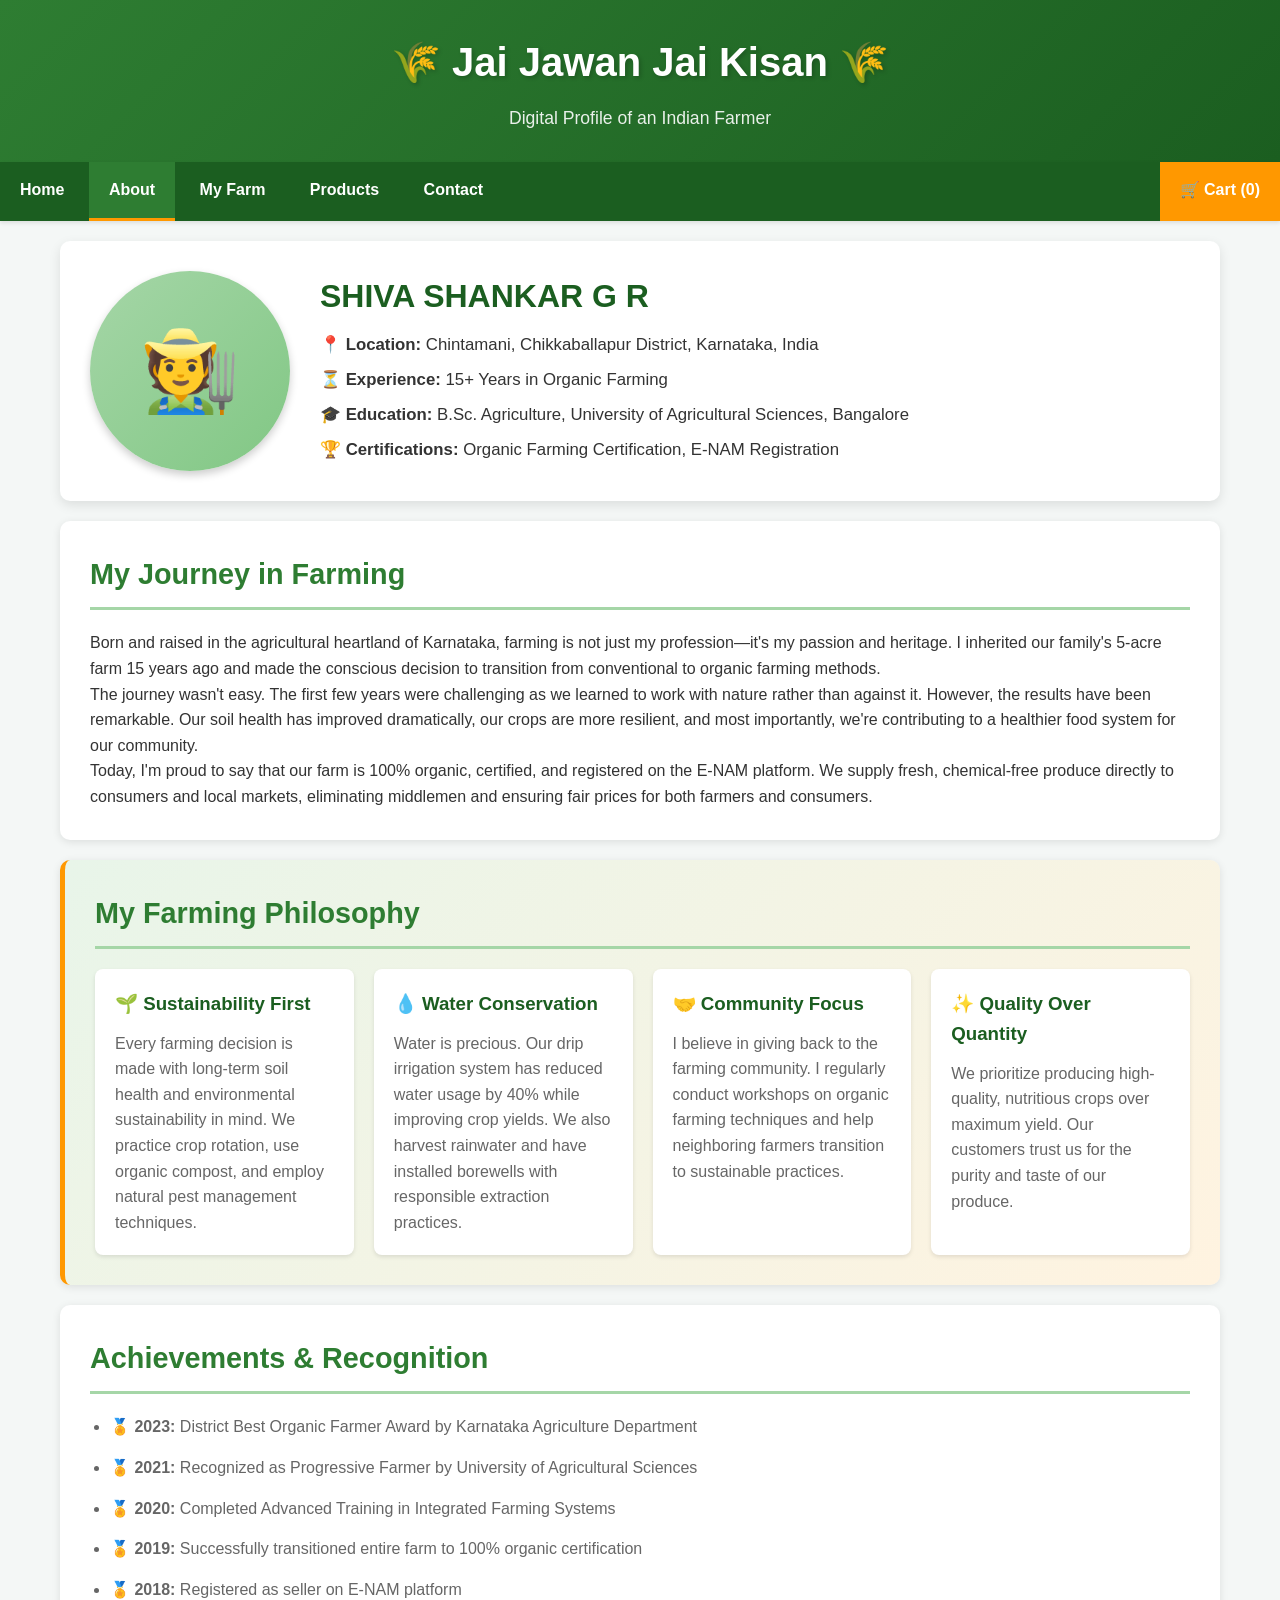
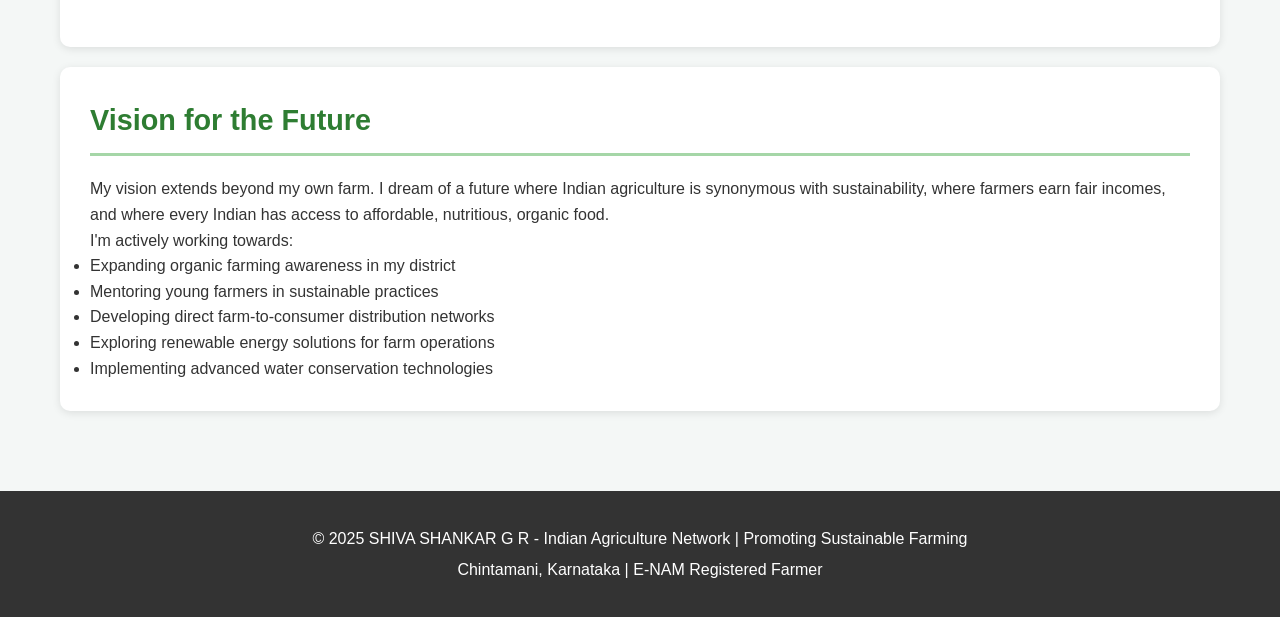
<file: about.html>
<!DOCTYPE html>
<html lang="en">
<head>
    <meta charset="UTF-8">
    <meta name="viewport" content="width=device-width, initial-scale=1.0">
    <title>About - SHIVA SHANKAR G R</title>
    <link rel="stylesheet" href="styles.css">
</head>
<body>

    <header>
        <h1>🌾 Jai Jawan Jai Kisan 🌾</h1>
        <p>Digital Profile of an Indian Farmer</p>
    </header>

    <nav>
        <a href="index.html">Home</a>
        <a href="about.html" class="active">About</a>
        <a href="farm.html">My Farm</a>
        <a href="products.html">Products</a>
        <a href="contact.html">Contact</a>
        <a href="cart.html" class="cart-link">🛒 Cart (<span id="cart-count">0</span>)</a>
    </nav>

    <div class="container">
        
        <!-- About Profile -->
        <div class="profile-card">
            <div class="profile-img large">🧑‍🌾</div>
            <div class="info">
                <h1>SHIVA SHANKAR G R</h1>
                <p><strong>📍 Location:</strong> Chintamani, Chikkaballapur District, Karnataka, India</p>
                <p><strong>⏳ Experience:</strong> 15+ Years in Organic Farming</p>
                <p><strong>🎓 Education:</strong> B.Sc. Agriculture, University of Agricultural Sciences, Bangalore</p>
                <p><strong>🏆 Certifications:</strong> Organic Farming Certification, E-NAM Registration</p>
            </div>
        </div>

        <!-- My Story -->
        <div class="section">
            <h2>My Journey in Farming</h2>
            <p>Born and raised in the agricultural heartland of Karnataka, farming is not just my profession—it's my passion and heritage. I inherited our family's 5-acre farm 15 years ago and made the conscious decision to transition from conventional to organic farming methods.</p>
            
            <p>The journey wasn't easy. The first few years were challenging as we learned to work with nature rather than against it. However, the results have been remarkable. Our soil health has improved dramatically, our crops are more resilient, and most importantly, we're contributing to a healthier food system for our community.</p>

            <p>Today, I'm proud to say that our farm is 100% organic, certified, and registered on the E-NAM platform. We supply fresh, chemical-free produce directly to consumers and local markets, eliminating middlemen and ensuring fair prices for both farmers and consumers.</p>
        </div>

        <!-- Philosophy -->
        <div class="section highlight-section">
            <h2>My Farming Philosophy</h2>
            <div class="philosophy-grid">
                <div class="philosophy-item">
                    <h3>🌱 Sustainability First</h3>
                    <p>Every farming decision is made with long-term soil health and environmental sustainability in mind. We practice crop rotation, use organic compost, and employ natural pest management techniques.</p>
                </div>
                <div class="philosophy-item">
                    <h3>💧 Water Conservation</h3>
                    <p>Water is precious. Our drip irrigation system has reduced water usage by 40% while improving crop yields. We also harvest rainwater and have installed borewells with responsible extraction practices.</p>
                </div>
                <div class="philosophy-item">
                    <h3>🤝 Community Focus</h3>
                    <p>I believe in giving back to the farming community. I regularly conduct workshops on organic farming techniques and help neighboring farmers transition to sustainable practices.</p>
                </div>
                <div class="philosophy-item">
                    <h3>✨ Quality Over Quantity</h3>
                    <p>We prioritize producing high-quality, nutritious crops over maximum yield. Our customers trust us for the purity and taste of our produce.</p>
                </div>
            </div>
        </div>

        <!-- Achievements -->
        <div class="section">
            <h2>Achievements & Recognition</h2>
            <ul class="achievement-list">
                <li>🏅 <strong>2023:</strong> District Best Organic Farmer Award by Karnataka Agriculture Department</li>
                <li>🏅 <strong>2021:</strong> Recognized as Progressive Farmer by University of Agricultural Sciences</li>
                <li>🏅 <strong>2020:</strong> Completed Advanced Training in Integrated Farming Systems</li>
                <li>🏅 <strong>2019:</strong> Successfully transitioned entire farm to 100% organic certification</li>
                <li>🏅 <strong>2018:</strong> Registered as seller on E-NAM platform</li>
            </ul>
        </div>

        <!-- Vision -->
        <div class="section">
            <h2>Vision for the Future</h2>
            <p>My vision extends beyond my own farm. I dream of a future where Indian agriculture is synonymous with sustainability, where farmers earn fair incomes, and where every Indian has access to affordable, nutritious, organic food.</p>
            
            <p>I'm actively working towards:</p>
            <ul>
                <li>Expanding organic farming awareness in my district</li>
                <li>Mentoring young farmers in sustainable practices</li>
                <li>Developing direct farm-to-consumer distribution networks</li>
                <li>Exploring renewable energy solutions for farm operations</li>
                <li>Implementing advanced water conservation technologies</li>
            </ul>
        </div>

    </div>

    <footer>
        <p>&copy; 2025 SHIVA SHANKAR G R - Indian Agriculture Network | Promoting Sustainable Farming</p>
        <p>Chintamani, Karnataka | E-NAM Registered Farmer</p>
    </footer>

    <script src="script.js"></script>

</body>
</html>
</file>
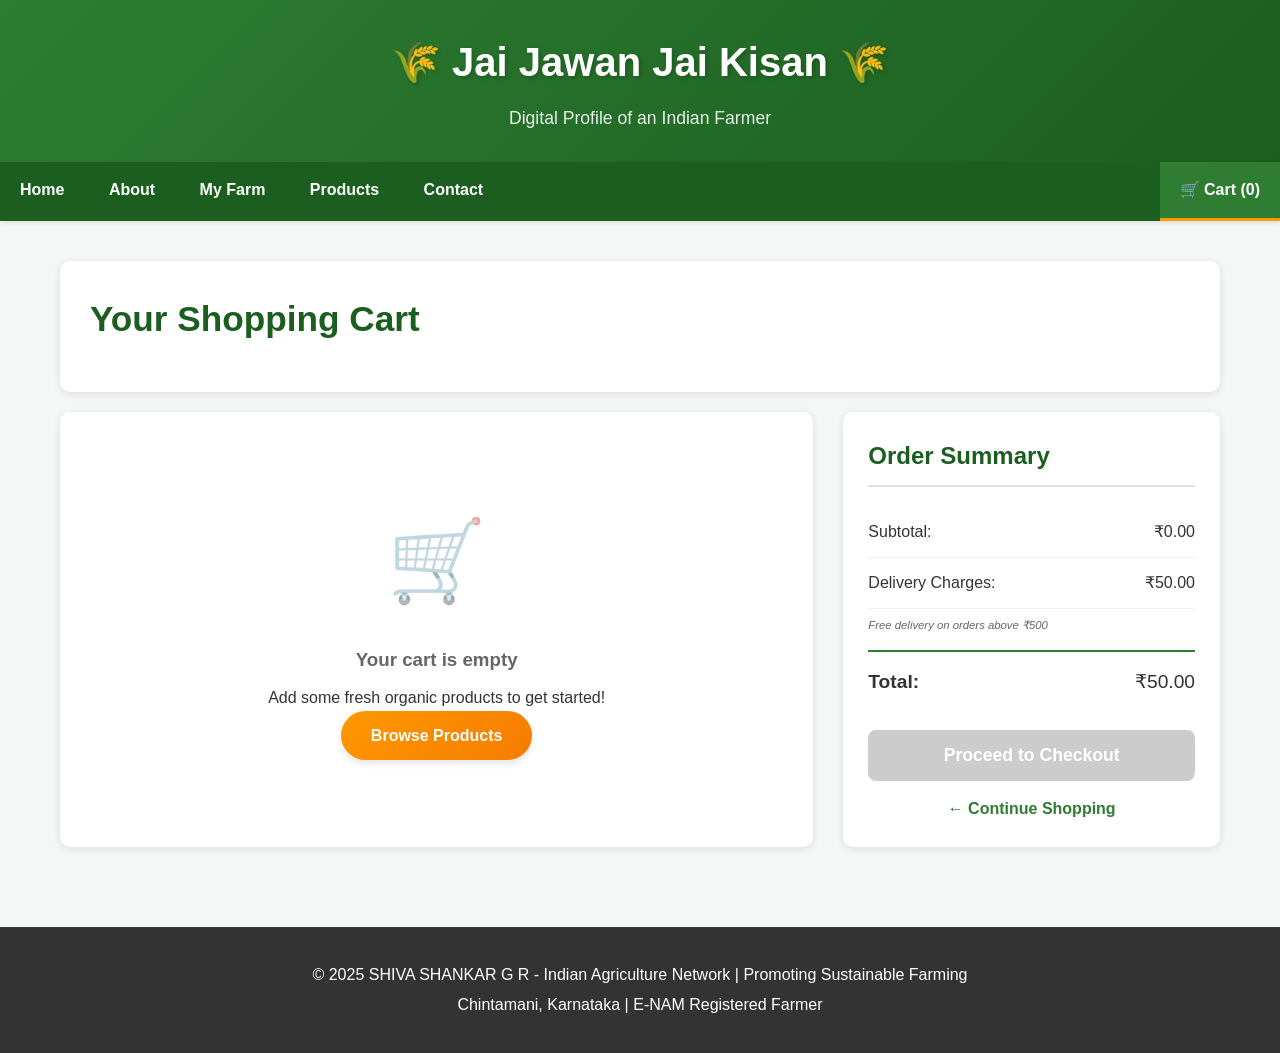
<file: cart.html>
<!DOCTYPE html>
<html lang="en">
<head>
    <meta charset="UTF-8">
    <meta name="viewport" content="width=device-width, initial-scale=1.0">
    <title>Shopping Cart - SHIVA SHANKAR G R</title>
    <link rel="stylesheet" href="styles.css">
</head>
<body>

    <header>
        <h1>🌾 Jai Jawan Jai Kisan 🌾</h1>
        <p>Digital Profile of an Indian Farmer</p>
    </header>

    <nav>
        <a href="index.html">Home</a>
        <a href="about.html">About</a>
        <a href="farm.html">My Farm</a>
        <a href="products.html">Products</a>
        <a href="contact.html">Contact</a>
        <a href="cart.html" class="cart-link active">🛒 Cart (<span id="cart-count">0</span>)</a>
    </nav>

    <div class="container">
        
        <div class="section">
            <h1>Your Shopping Cart</h1>
        </div>

        <!-- Cart Items -->
        <div class="cart-container">
            <div class="cart-items-section">
                <div id="cart-items">
                    <!-- Cart items will be populated by JavaScript -->
                </div>
                
                <div id="empty-cart" class="empty-cart" style="display: none;">
                    <div class="empty-cart-icon">🛒</div>
                    <h3>Your cart is empty</h3>
                    <p>Add some fresh organic products to get started!</p>
                    <a href="products.html" class="button">Browse Products</a>
                </div>
            </div>

            <!-- Order Summary -->
            <div class="order-summary">
                <h2>Order Summary</h2>
                <div class="summary-row">
                    <span>Subtotal:</span>
                    <span id="subtotal">₹0.00</span>
                </div>
                <div class="summary-row">
                    <span>Delivery Charges:</span>
                    <span id="delivery-charges">₹0.00</span>
                </div>
                <div class="summary-note">
                    <small>Free delivery on orders above ₹500</small>
                </div>
                <div class="summary-row total">
                    <span><strong>Total:</strong></span>
                    <span id="total"><strong>₹0.00</strong></span>
                </div>
                <button class="checkout-btn" id="checkout-btn" onclick="proceedToCheckout()">Proceed to Checkout</button>
                <a href="products.html" class="continue-shopping">← Continue Shopping</a>
            </div>
        </div>

        <!-- Checkout Form (Hidden Initially) -->
        <div id="checkout-section" class="checkout-section" style="display: none;">
            <div class="section">
                <h2>Delivery Information</h2>
                <form id="checkout-form" onsubmit="placeOrder(event)">
                    <div class="form-row">
                        <div class="form-group">
                            <label for="customer-name">Full Name *</label>
                            <input type="text" id="customer-name" name="customer-name" required>
                        </div>
                        <div class="form-group">
                            <label for="customer-phone">Phone Number *</label>
                            <input type="tel" id="customer-phone" name="customer-phone" pattern="[0-9]{10}" required>
                        </div>
                    </div>

                    <div class="form-group">
                        <label for="customer-email">Email Address</label>
                        <input type="email" id="customer-email" name="customer-email">
                    </div>

                    <div class="form-group">
                        <label for="delivery-address">Delivery Address *</label>
                        <textarea id="delivery-address" name="delivery-address" rows="3" required></textarea>
                    </div>

                    <div class="form-row">
                        <div class="form-group">
                            <label for="city">City *</label>
                            <input type="text" id="city" name="city" value="Chintamani" required>
                        </div>
                        <div class="form-group">
                            <label for="pincode">Pincode *</label>
                            <input type="text" id="pincode" name="pincode" pattern="[0-9]{6}" required>
                        </div>
                    </div>

                    <div class="form-group">
                        <label for="delivery-instructions">Delivery Instructions (Optional)</label>
                        <textarea id="delivery-instructions" name="delivery-instructions" rows="2" placeholder="Any specific instructions for delivery..."></textarea>
                    </div>

                    <div class="form-group">
                        <label for="payment-method">Payment Method *</label>
                        <select id="payment-method" name="payment-method" required>
                            <option value="">Select Payment Method</option>
                            <option value="cod">Cash on Delivery</option>
                            <option value="upi">UPI Payment</option>
                            <option value="bank">Bank Transfer</option>
                        </select>
                    </div>

                    <div class="form-actions">
                        <button type="button" class="button-secondary" onclick="hideCheckout()">Back to Cart</button>
                        <button type="submit" class="button">Place Order</button>
                    </div>
                </form>
            </div>
        </div>

        <!-- Order Confirmation (Hidden Initially) -->
        <div id="order-confirmation" class="order-confirmation" style="display: none;">
            <div class="confirmation-content">
                <div class="confirmation-icon">✓</div>
                <h2>Order Placed Successfully!</h2>
                <p>Thank you for your order. We will contact you shortly to confirm the delivery details.</p>
                <div class="order-details">
                    <p><strong>Order ID:</strong> <span id="order-id"></span></p>
                    <p><strong>Total Amount:</strong> <span id="order-total"></span></p>
                    <p><strong>Delivery Address:</strong> <span id="order-address"></span></p>
                </div>
                <p class="confirmation-note">You will receive a confirmation call within 2 hours.</p>
                <div class="confirmation-actions">
                    <a href="products.html" class="button">Continue Shopping</a>
                    <a href="index.html" class="button-secondary">Back to Home</a>
                </div>
            </div>
        </div>

    </div>

    <footer>
        <p>&copy; 2025 SHIVA SHANKAR G R - Indian Agriculture Network | Promoting Sustainable Farming</p>
        <p>Chintamani, Karnataka | E-NAM Registered Farmer</p>
    </footer>

    <script src="script.js"></script>
    <script src="cart.js"></script>

</body>
</html>
</file>
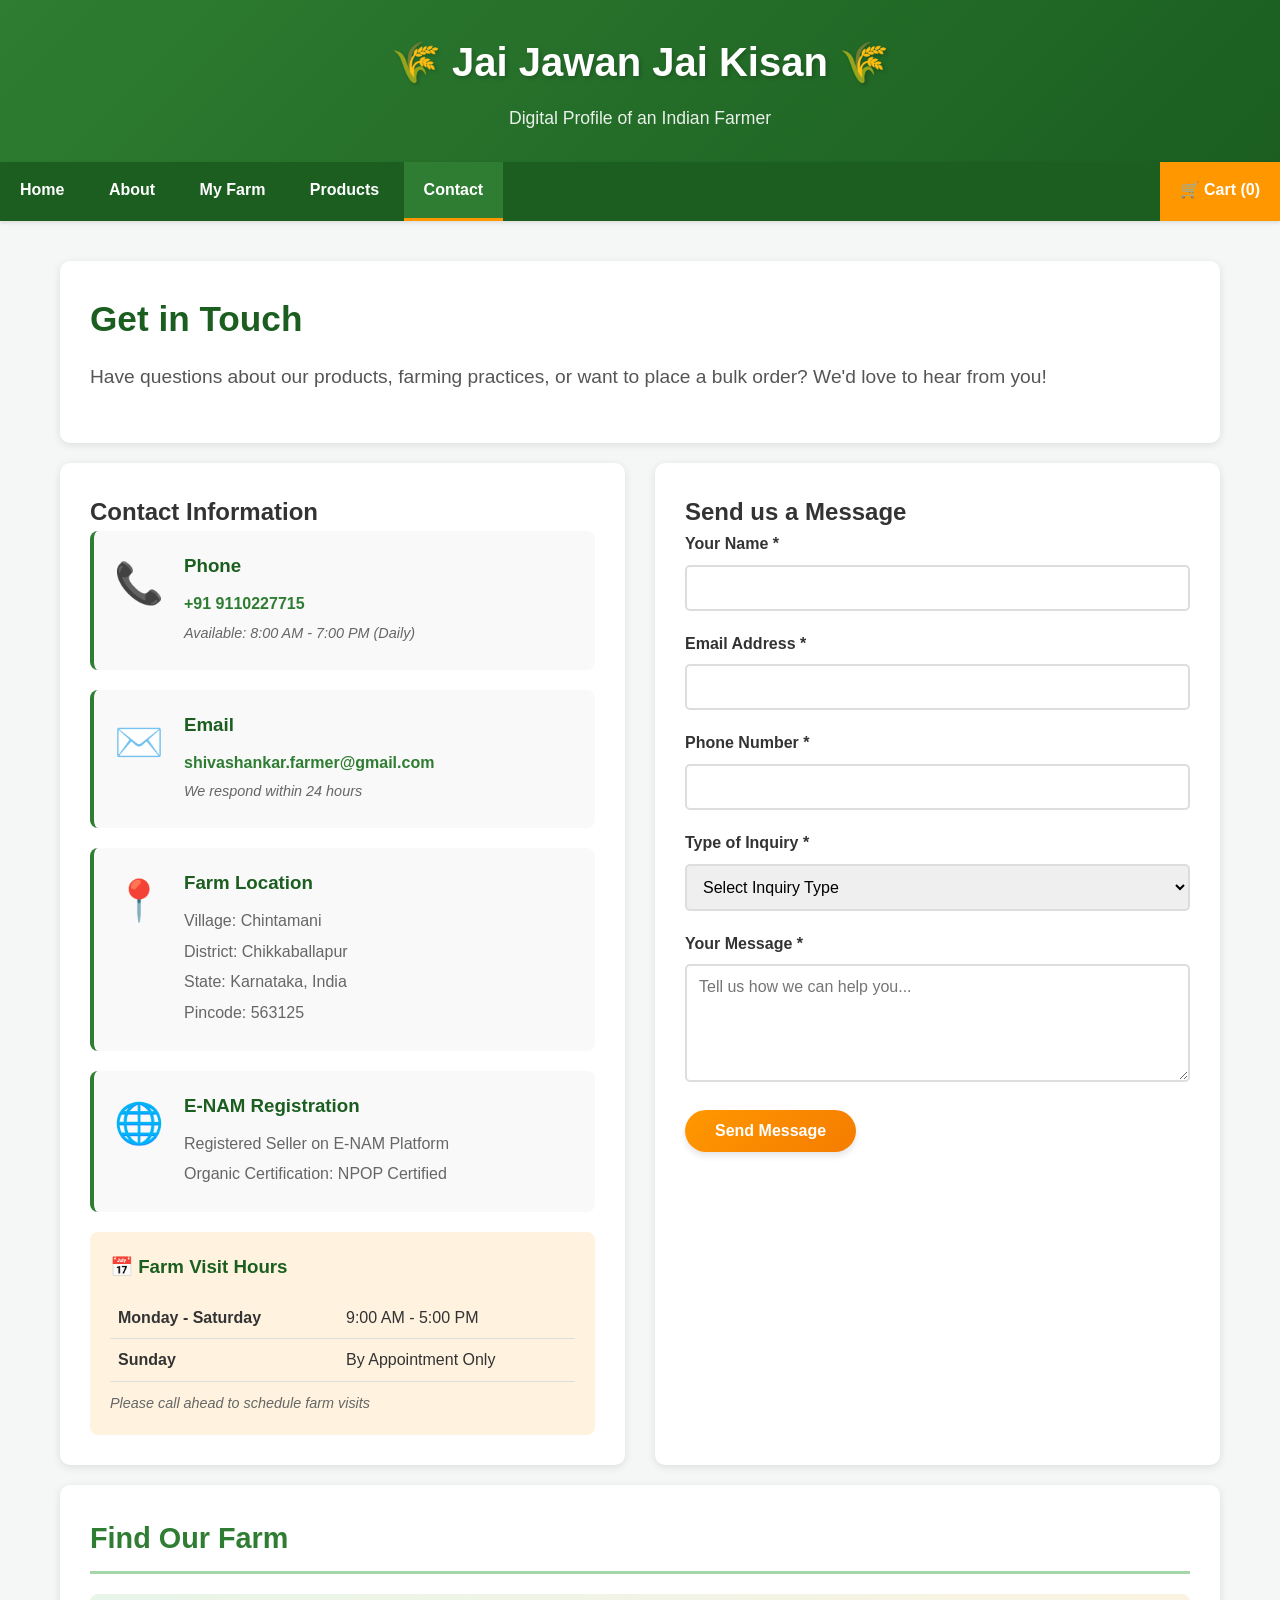
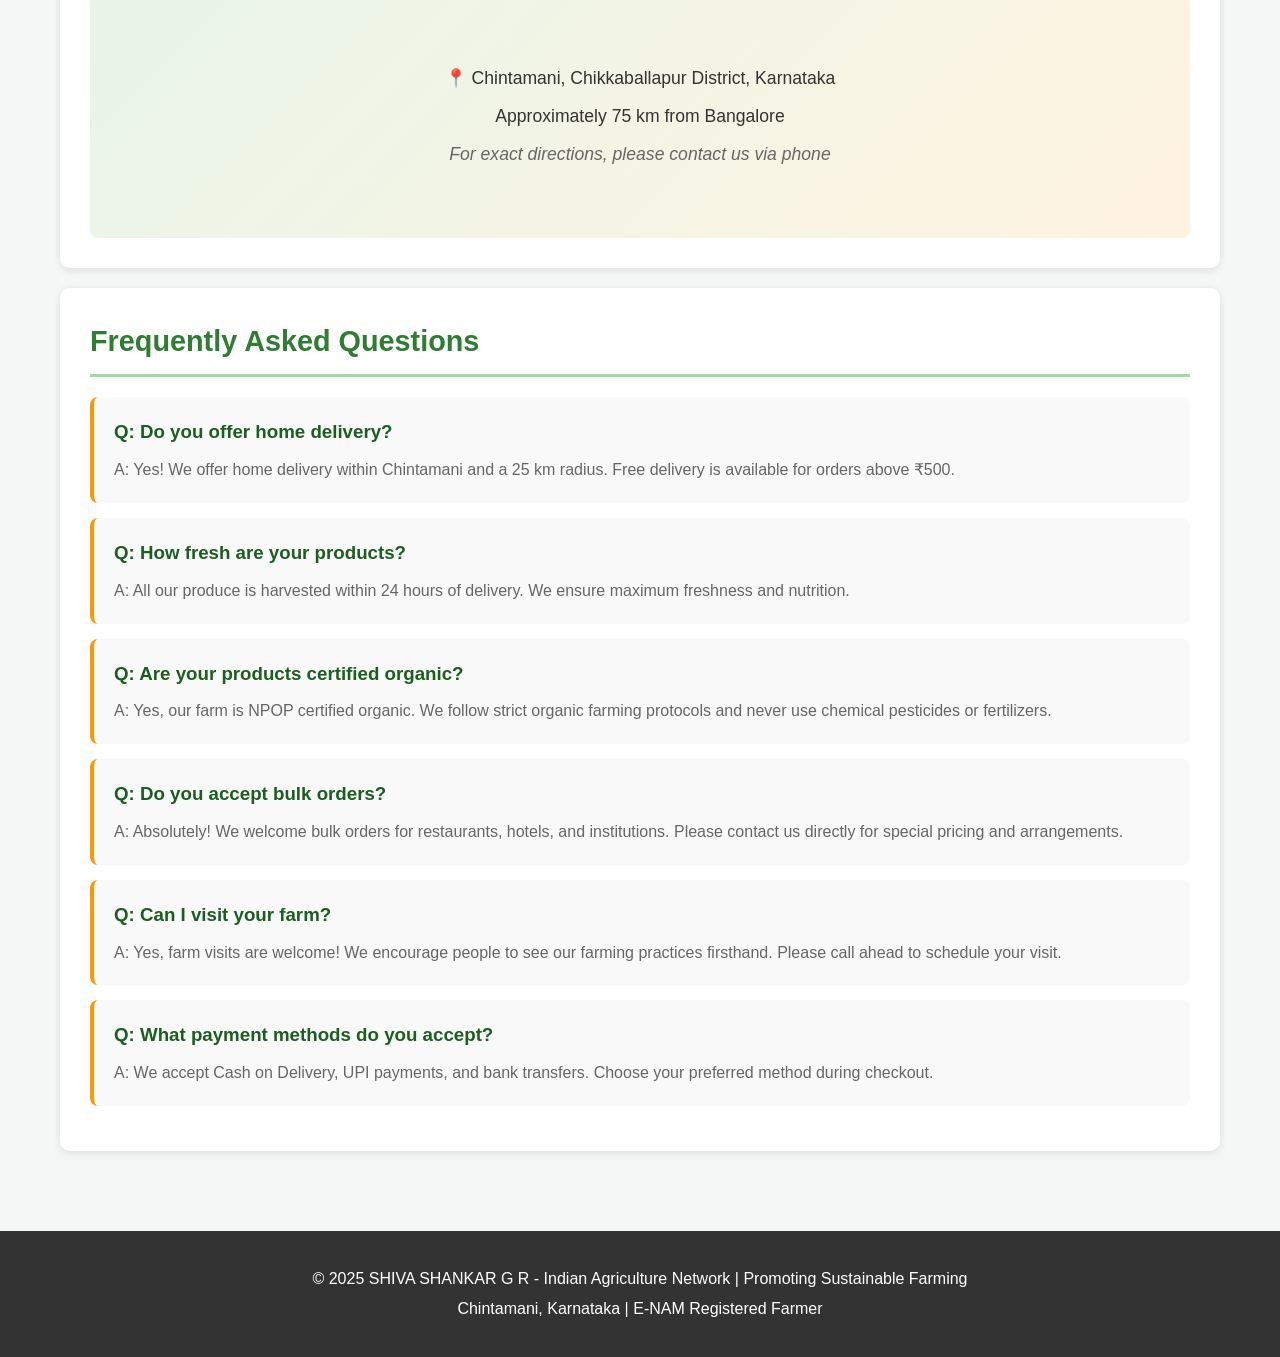
<file: contact.html>
<!DOCTYPE html>
<html lang="en">
<head>
    <meta charset="UTF-8">
    <meta name="viewport" content="width=device-width, initial-scale=1.0">
    <title>Contact - SHIVA SHANKAR G R</title>
    <link rel="stylesheet" href="styles.css">
</head>
<body>

    <header>
        <h1>🌾 Jai Jawan Jai Kisan 🌾</h1>
        <p>Digital Profile of an Indian Farmer</p>
    </header>

    <nav>
        <a href="index.html">Home</a>
        <a href="about.html">About</a>
        <a href="farm.html">My Farm</a>
        <a href="products.html">Products</a>
        <a href="contact.html" class="active">Contact</a>
        <a href="cart.html" class="cart-link">🛒 Cart (<span id="cart-count">0</span>)</a>
    </nav>

    <div class="container">
        
        <div class="section">
            <h1>Get in Touch</h1>
            <p class="lead">Have questions about our products, farming practices, or want to place a bulk order? We'd love to hear from you!</p>
        </div>

        <div class="contact-container">
            
            <!-- Contact Information -->
            <div class="contact-info-section">
                <h2>Contact Information</h2>
                
                <div class="contact-card">
                    <div class="contact-icon">📞</div>
                    <div class="contact-details">
                        <h3>Phone</h3>
                        <p><a href="tel:+9110227715">+91 9110227715
                            
                        </a></p>
                        <p class="contact-note">Available: 8:00 AM - 7:00 PM (Daily)</p>
                    </div>
                </div>

                <div class="contact-card">
                    <div class="contact-icon">✉️</div>
                    <div class="contact-details">
                        <h3>Email</h3>
                        <p><a href="mailto:shivashankar.farmer@gmail.com">shivashankar.farmer@gmail.com</a></p>
                        <p class="contact-note">We respond within 24 hours</p>
                    </div>
                </div>

                <div class="contact-card">
                    <div class="contact-icon">📍</div>
                    <div class="contact-details">
                        <h3>Farm Location</h3>
                        <p>Village: Chintamani</p>
                        <p>District: Chikkaballapur</p>
                        <p>State: Karnataka, India</p>
                        <p>Pincode: 563125</p>
                    </div>
                </div>

                <div class="contact-card">
                    <div class="contact-icon">🌐</div>
                    <div class="contact-details">
                        <h3>E-NAM Registration</h3>
                        <p>Registered Seller on E-NAM Platform</p>
                        <p>Organic Certification: NPOP Certified</p>
                    </div>
                </div>

                <!-- Business Hours -->
                <div class="business-hours">
                    <h3>📅 Farm Visit Hours</h3>
                    <table>
                        <tr>
                            <td>Monday - Saturday</td>
                            <td>9:00 AM - 5:00 PM</td>
                        </tr>
                        <tr>
                            <td>Sunday</td>
                            <td>By Appointment Only</td>
                        </tr>
                    </table>
                    <p class="note">Please call ahead to schedule farm visits</p>
                </div>
            </div>

            <!-- Contact Form -->
            <div class="contact-form-section">
                <h2>Send us a Message</h2>
                <form id="contact-form" onsubmit="submitContactForm(event)">
                    
                    <div class="form-group">
                        <label for="inquiry-name">Your Name *</label>
                        <input type="text" id="inquiry-name" name="inquiry-name" required>
                    </div>

                    <div class="form-group">
                        <label for="inquiry-email">Email Address *</label>
                        <input type="email" id="inquiry-email" name="inquiry-email" required>
                    </div>

                    <div class="form-group">
                        <label for="inquiry-phone">Phone Number *</label>
                        <input type="tel" id="inquiry-phone" name="inquiry-phone" pattern="[0-9]{10}" required>
                    </div>

                    <div class="form-group">
                        <label for="inquiry-type">Type of Inquiry *</label>
                        <select id="inquiry-type" name="inquiry-type" required>
                            <option value="">Select Inquiry Type</option>
                            <option value="product">Product Inquiry</option>
                            <option value="bulk">Bulk Order</option>
                            <option value="farm-visit">Farm Visit Request</option>
                            <option value="collaboration">Business Collaboration</option>
                            <option value="general">General Question</option>
                            <option value="other">Other</option>
                        </select>
                    </div>

                    <div class="form-group">
                        <label for="inquiry-message">Your Message *</label>
                        <textarea id="inquiry-message" name="inquiry-message" rows="5" required placeholder="Tell us how we can help you..."></textarea>
                    </div>

                    <button type="submit" class="button">Send Message</button>
                </form>

                <div id="form-success" class="form-message success" style="display: none;">
                    ✓ Thank you! Your message has been sent. We'll get back to you soon.
                </div>
            </div>

        </div>

        <!-- Map Section -->
        <div class="section">
            <h2>Find Our Farm</h2>
            <div class="map-container">
                <div class="map-placeholder">
                    <p>📍 Chintamani, Chikkaballapur District, Karnataka</p>
                    <p>Approximately 75 km from Bangalore</p>
                    <p class="map-note">For exact directions, please contact us via phone</p>
                </div>
            </div>
        </div>

        <!-- FAQ Section -->
        <div class="section">
            <h2>Frequently Asked Questions</h2>
            <div class="faq-container">
                
                <div class="faq-item">
                    <h3>Q: Do you offer home delivery?</h3>
                    <p>A: Yes! We offer home delivery within Chintamani and a 25 km radius. Free delivery is available for orders above ₹500.</p>
                </div>

                <div class="faq-item">
                    <h3>Q: How fresh are your products?</h3>
                    <p>A: All our produce is harvested within 24 hours of delivery. We ensure maximum freshness and nutrition.</p>
                </div>

                <div class="faq-item">
                    <h3>Q: Are your products certified organic?</h3>
                    <p>A: Yes, our farm is NPOP certified organic. We follow strict organic farming protocols and never use chemical pesticides or fertilizers.</p>
                </div>

                <div class="faq-item">
                    <h3>Q: Do you accept bulk orders?</h3>
                    <p>A: Absolutely! We welcome bulk orders for restaurants, hotels, and institutions. Please contact us directly for special pricing and arrangements.</p>
                </div>

                <div class="faq-item">
                    <h3>Q: Can I visit your farm?</h3>
                    <p>A: Yes, farm visits are welcome! We encourage people to see our farming practices firsthand. Please call ahead to schedule your visit.</p>
                </div>

                <div class="faq-item">
                    <h3>Q: What payment methods do you accept?</h3>
                    <p>A: We accept Cash on Delivery, UPI payments, and bank transfers. Choose your preferred method during checkout.</p>
                </div>

            </div>
        </div>

    </div>

    <footer>
        <p>&copy; 2025 SHIVA SHANKAR G R - Indian Agriculture Network | Promoting Sustainable Farming</p>
        <p>Chintamani, Karnataka | E-NAM Registered Farmer</p>
    </footer>

    <script src="script.js"></script>
    <script src="contact.js"></script>

</body>
</html>
</file>
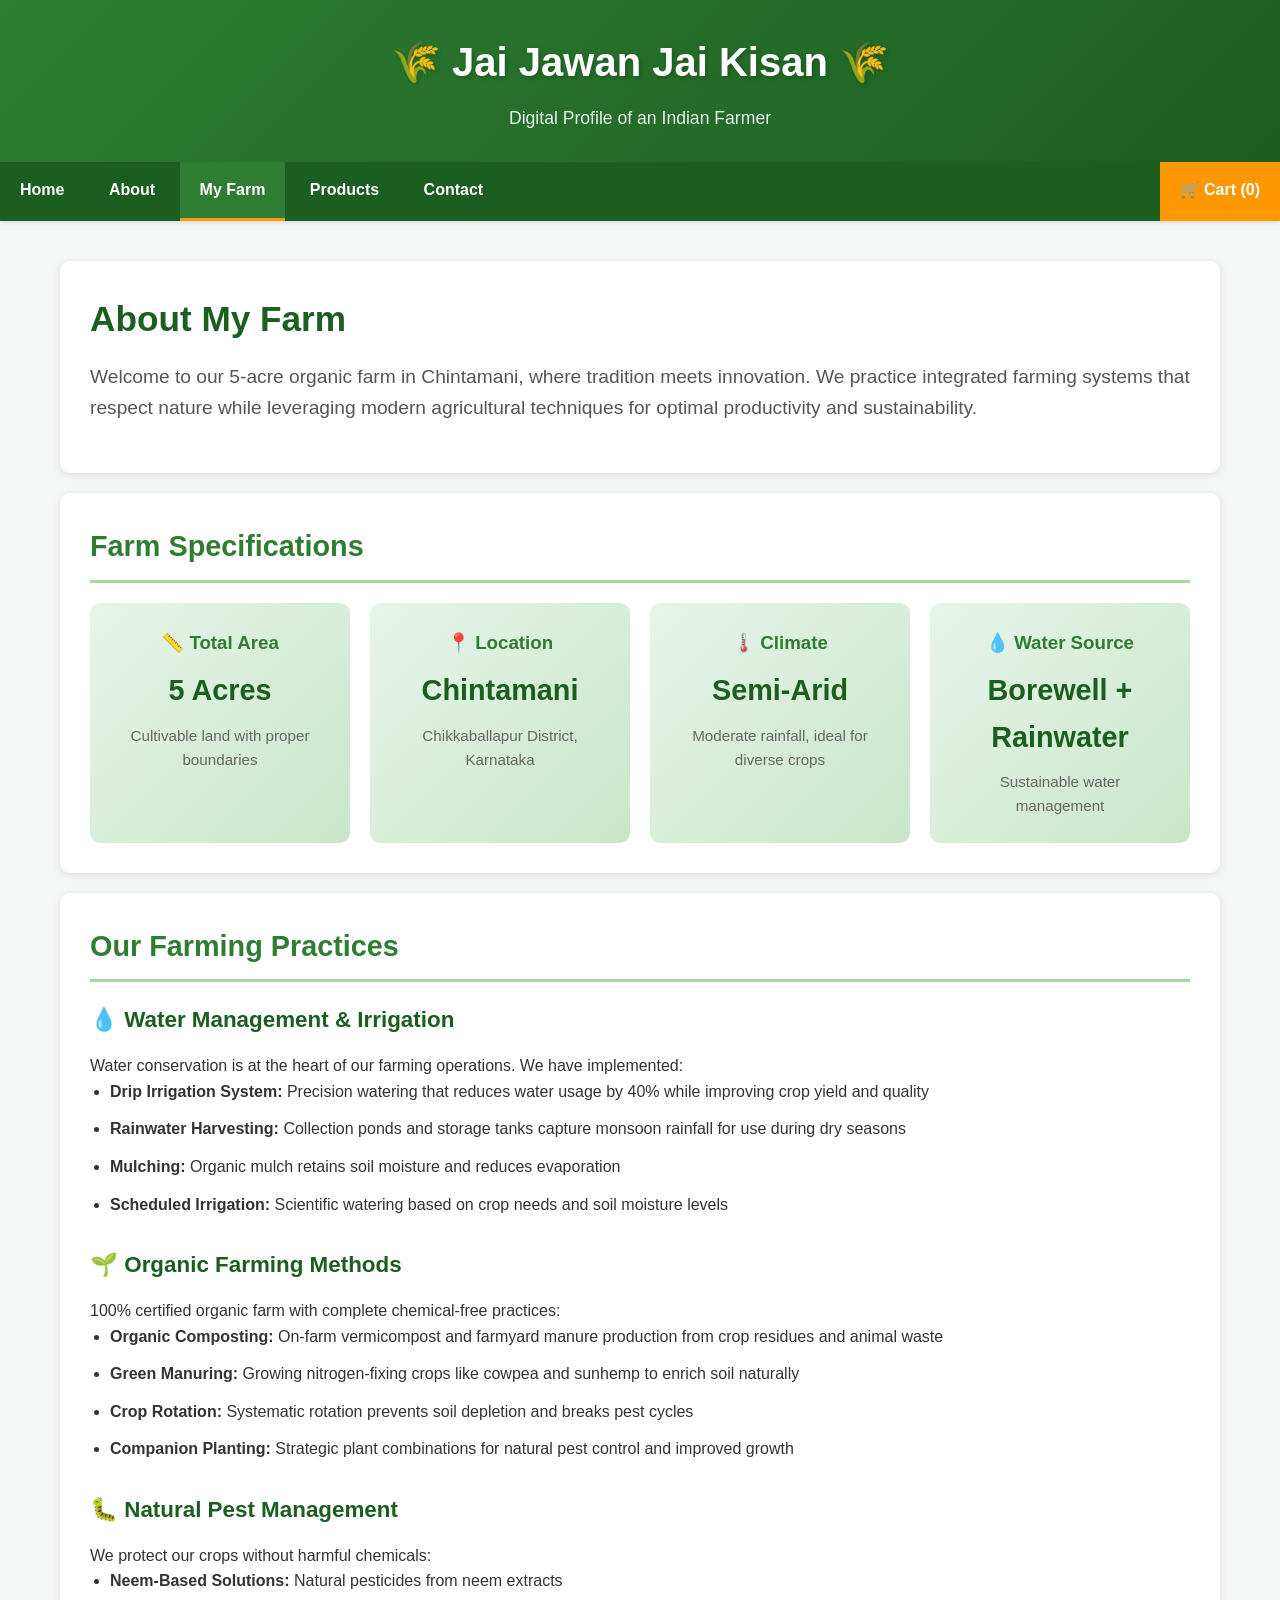
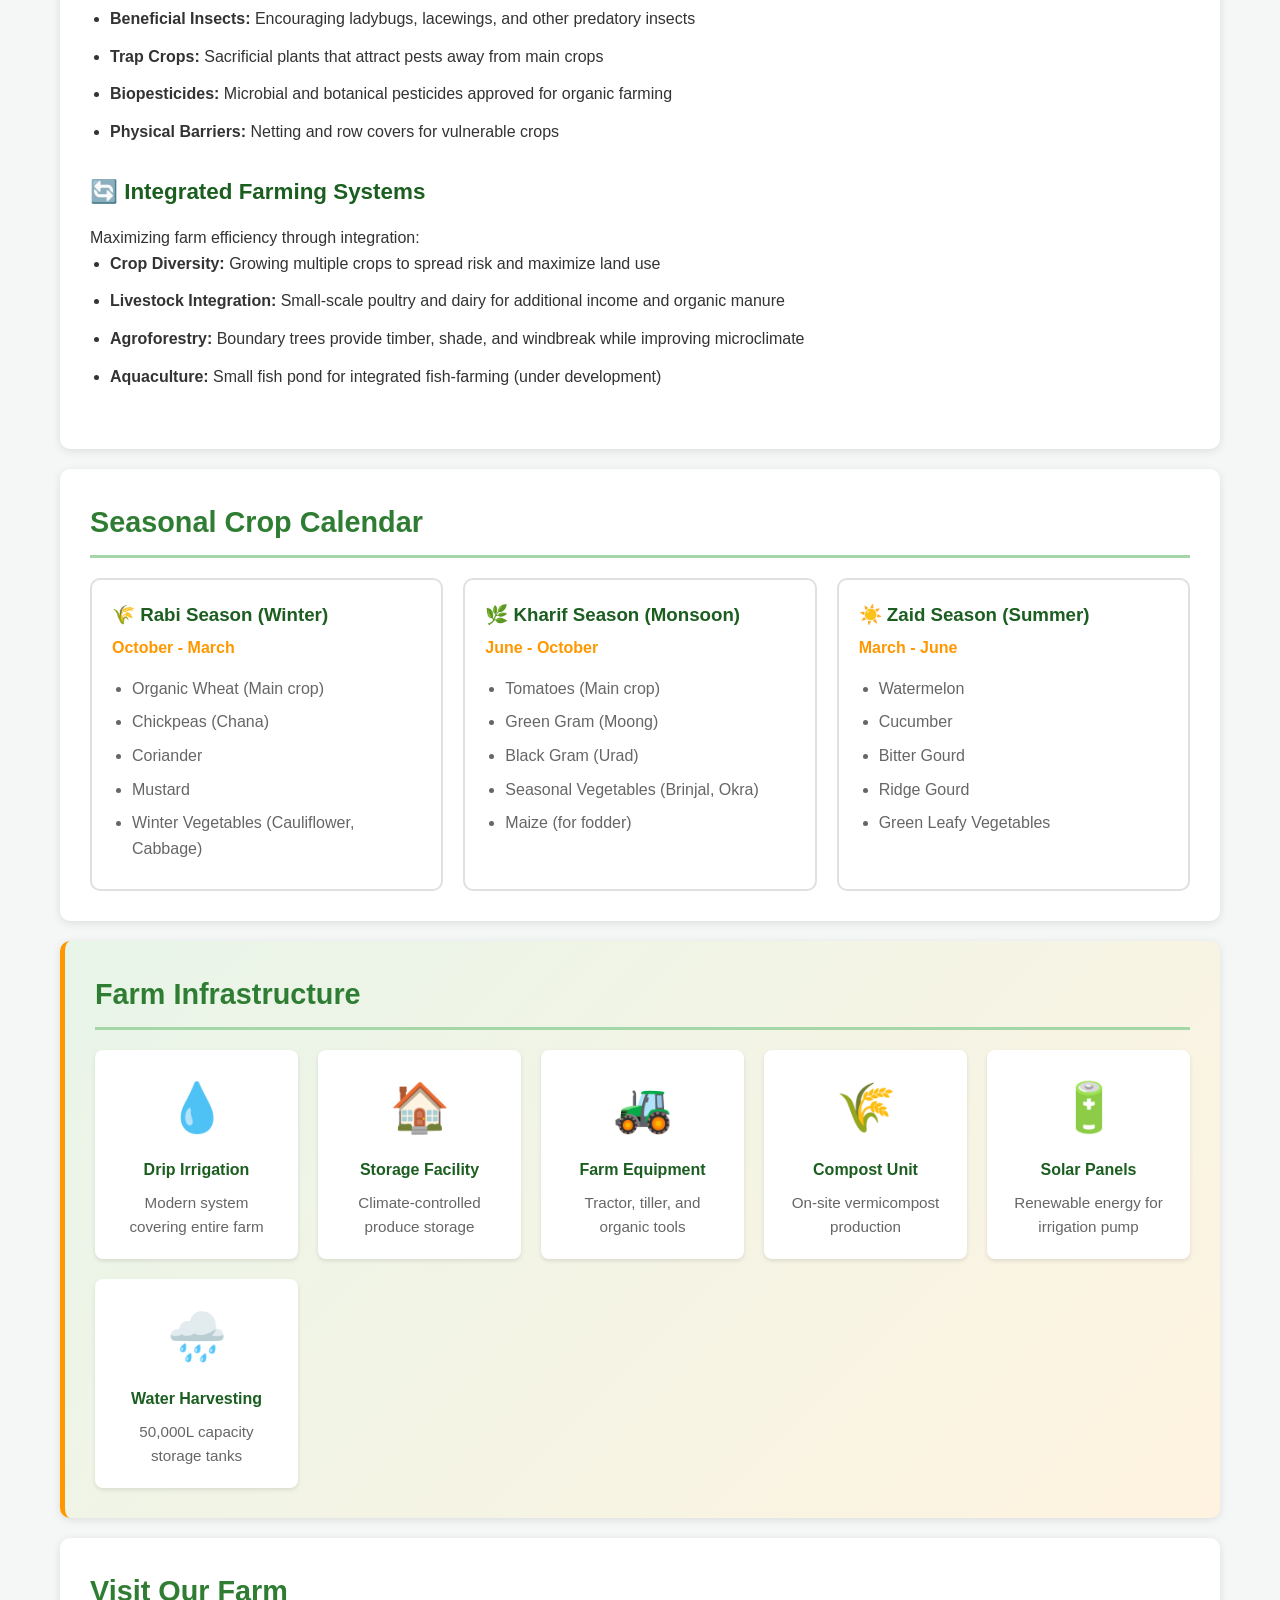
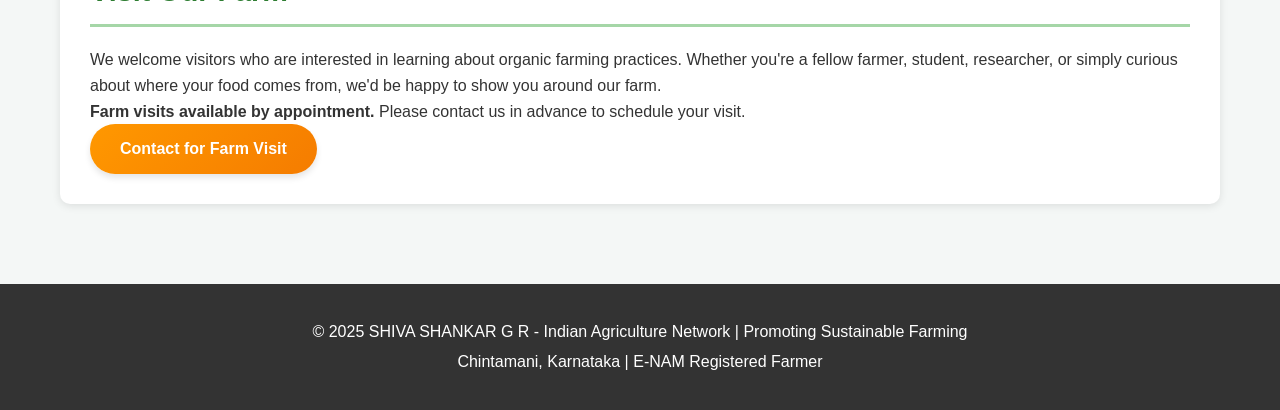
<file: farm.html>
<!DOCTYPE html>
<html lang="en">
<head>
    <meta charset="UTF-8">
    <meta name="viewport" content="width=device-width, initial-scale=1.0">
    <title>My Farm - SHIVA SHANKAR G R</title>
    <link rel="stylesheet" href="styles.css">
</head>
<body>

    <header>
        <h1>🌾 Jai Jawan Jai Kisan 🌾</h1>
        <p>Digital Profile of an Indian Farmer</p>
    </header>

    <nav>
        <a href="index.html">Home</a>
        <a href="about.html">About</a>
        <a href="farm.html" class="active">My Farm</a>
        <a href="products.html">Products</a>
        <a href="contact.html">Contact</a>
        <a href="cart.html" class="cart-link">🛒 Cart (<span id="cart-count">0</span>)</a>
    </nav>

    <div class="container">
        
        <!-- Farm Overview -->
        <div class="section">
            <h1>About My Farm</h1>
            <p class="lead">Welcome to our 5-acre organic farm in Chintamani, where tradition meets innovation. We practice integrated farming systems that respect nature while leveraging modern agricultural techniques for optimal productivity and sustainability.</p>
        </div>

        <!-- Farm Details -->
        <div class="section">
            <h2>Farm Specifications</h2>
            <div class="farm-specs-grid">
                <div class="spec-card">
                    <h3>📏 Total Area</h3>
                    <p class="spec-value">5 Acres</p>
                    <p class="spec-detail">Cultivable land with proper boundaries</p>
                </div>
                <div class="spec-card">
                    <h3>📍 Location</h3>
                    <p class="spec-value">Chintamani</p>
                    <p class="spec-detail">Chikkaballapur District, Karnataka</p>
                </div>
                <div class="spec-card">
                    <h3>🌡️ Climate</h3>
                    <p class="spec-value">Semi-Arid</p>
                    <p class="spec-detail">Moderate rainfall, ideal for diverse crops</p>
                </div>
                <div class="spec-card">
                    <h3>💧 Water Source</h3>
                    <p class="spec-value">Borewell + Rainwater</p>
                    <p class="spec-detail">Sustainable water management</p>
                </div>
            </div>
        </div>

        <!-- Farming Practices -->
        <div class="section">
            <h2>Our Farming Practices</h2>
            
            <div class="practice-section">
                <h3>💧 Water Management & Irrigation</h3>
                <p>Water conservation is at the heart of our farming operations. We have implemented:</p>
                <ul>
                    <li><strong>Drip Irrigation System:</strong> Precision watering that reduces water usage by 40% while improving crop yield and quality</li>
                    <li><strong>Rainwater Harvesting:</strong> Collection ponds and storage tanks capture monsoon rainfall for use during dry seasons</li>
                    <li><strong>Mulching:</strong> Organic mulch retains soil moisture and reduces evaporation</li>
                    <li><strong>Scheduled Irrigation:</strong> Scientific watering based on crop needs and soil moisture levels</li>
                </ul>
            </div>

            <div class="practice-section">
                <h3>🌱 Organic Farming Methods</h3>
                <p>100% certified organic farm with complete chemical-free practices:</p>
                <ul>
                    <li><strong>Organic Composting:</strong> On-farm vermicompost and farmyard manure production from crop residues and animal waste</li>
                    <li><strong>Green Manuring:</strong> Growing nitrogen-fixing crops like cowpea and sunhemp to enrich soil naturally</li>
                    <li><strong>Crop Rotation:</strong> Systematic rotation prevents soil depletion and breaks pest cycles</li>
                    <li><strong>Companion Planting:</strong> Strategic plant combinations for natural pest control and improved growth</li>
                </ul>
            </div>

            <div class="practice-section">
                <h3>🐛 Natural Pest Management</h3>
                <p>We protect our crops without harmful chemicals:</p>
                <ul>
                    <li><strong>Neem-Based Solutions:</strong> Natural pesticides from neem extracts</li>
                    <li><strong>Beneficial Insects:</strong> Encouraging ladybugs, lacewings, and other predatory insects</li>
                    <li><strong>Trap Crops:</strong> Sacrificial plants that attract pests away from main crops</li>
                    <li><strong>Biopesticides:</strong> Microbial and botanical pesticides approved for organic farming</li>
                    <li><strong>Physical Barriers:</strong> Netting and row covers for vulnerable crops</li>
                </ul>
            </div>

            <div class="practice-section">
                <h3>🔄 Integrated Farming Systems</h3>
                <p>Maximizing farm efficiency through integration:</p>
                <ul>
                    <li><strong>Crop Diversity:</strong> Growing multiple crops to spread risk and maximize land use</li>
                    <li><strong>Livestock Integration:</strong> Small-scale poultry and dairy for additional income and organic manure</li>
                    <li><strong>Agroforestry:</strong> Boundary trees provide timber, shade, and windbreak while improving microclimate</li>
                    <li><strong>Aquaculture:</strong> Small fish pond for integrated fish-farming (under development)</li>
                </ul>
            </div>
        </div>

        <!-- Crops & Seasons -->
        <div class="section">
            <h2>Seasonal Crop Calendar</h2>
            <div class="season-grid">
                <div class="season-card">
                    <h3>🌾 Rabi Season (Winter)</h3>
                    <p class="season-months">October - March</p>
                    <ul>
                        <li>Organic Wheat (Main crop)</li>
                        <li>Chickpeas (Chana)</li>
                        <li>Coriander</li>
                        <li>Mustard</li>
                        <li>Winter Vegetables (Cauliflower, Cabbage)</li>
                    </ul>
                </div>
                <div class="season-card">
                    <h3>🌿 Kharif Season (Monsoon)</h3>
                    <p class="season-months">June - October</p>
                    <ul>
                        <li>Tomatoes (Main crop)</li>
                        <li>Green Gram (Moong)</li>
                        <li>Black Gram (Urad)</li>
                        <li>Seasonal Vegetables (Brinjal, Okra)</li>
                        <li>Maize (for fodder)</li>
                    </ul>
                </div>
                <div class="season-card">
                    <h3>☀️ Zaid Season (Summer)</h3>
                    <p class="season-months">March - June</p>
                    <ul>
                        <li>Watermelon</li>
                        <li>Cucumber</li>
                        <li>Bitter Gourd</li>
                        <li>Ridge Gourd</li>
                        <li>Green Leafy Vegetables</li>
                    </ul>
                </div>
            </div>
        </div>

        <!-- Infrastructure -->
        <div class="section highlight-section">
            <h2>Farm Infrastructure</h2>
            <div class="infrastructure-grid">
                <div class="infra-item">
                    <div class="infra-icon">💧</div>
                    <h4>Drip Irrigation</h4>
                    <p>Modern system covering entire farm</p>
                </div>
                <div class="infra-item">
                    <div class="infra-icon">🏠</div>
                    <h4>Storage Facility</h4>
                    <p>Climate-controlled produce storage</p>
                </div>
                <div class="infra-item">
                    <div class="infra-icon">🚜</div>
                    <h4>Farm Equipment</h4>
                    <p>Tractor, tiller, and organic tools</p>
                </div>
                <div class="infra-item">
                    <div class="infra-icon">🌾</div>
                    <h4>Compost Unit</h4>
                    <p>On-site vermicompost production</p>
                </div>
                <div class="infra-item">
                    <div class="infra-icon">🔋</div>
                    <h4>Solar Panels</h4>
                    <p>Renewable energy for irrigation pump</p>
                </div>
                <div class="infra-item">
                    <div class="infra-icon">🌧️</div>
                    <h4>Water Harvesting</h4>
                    <p>50,000L capacity storage tanks</p>
                </div>
            </div>
        </div>

        <!-- Visit Farm -->
        <div class="section">
            <h2>Visit Our Farm</h2>
            <p>We welcome visitors who are interested in learning about organic farming practices. Whether you're a fellow farmer, student, researcher, or simply curious about where your food comes from, we'd be happy to show you around our farm.</p>
            <p><strong>Farm visits available by appointment.</strong> Please contact us in advance to schedule your visit.</p>
            <a href="contact.html" class="button">Contact for Farm Visit</a>
        </div>

    </div>

    <footer>
        <p>&copy; 2025 SHIVA SHANKAR G R - Indian Agriculture Network | Promoting Sustainable Farming</p>
        <p>Chintamani, Karnataka | E-NAM Registered Farmer</p>
    </footer>

    <script src="script.js"></script>

</body>
</html>
</file>
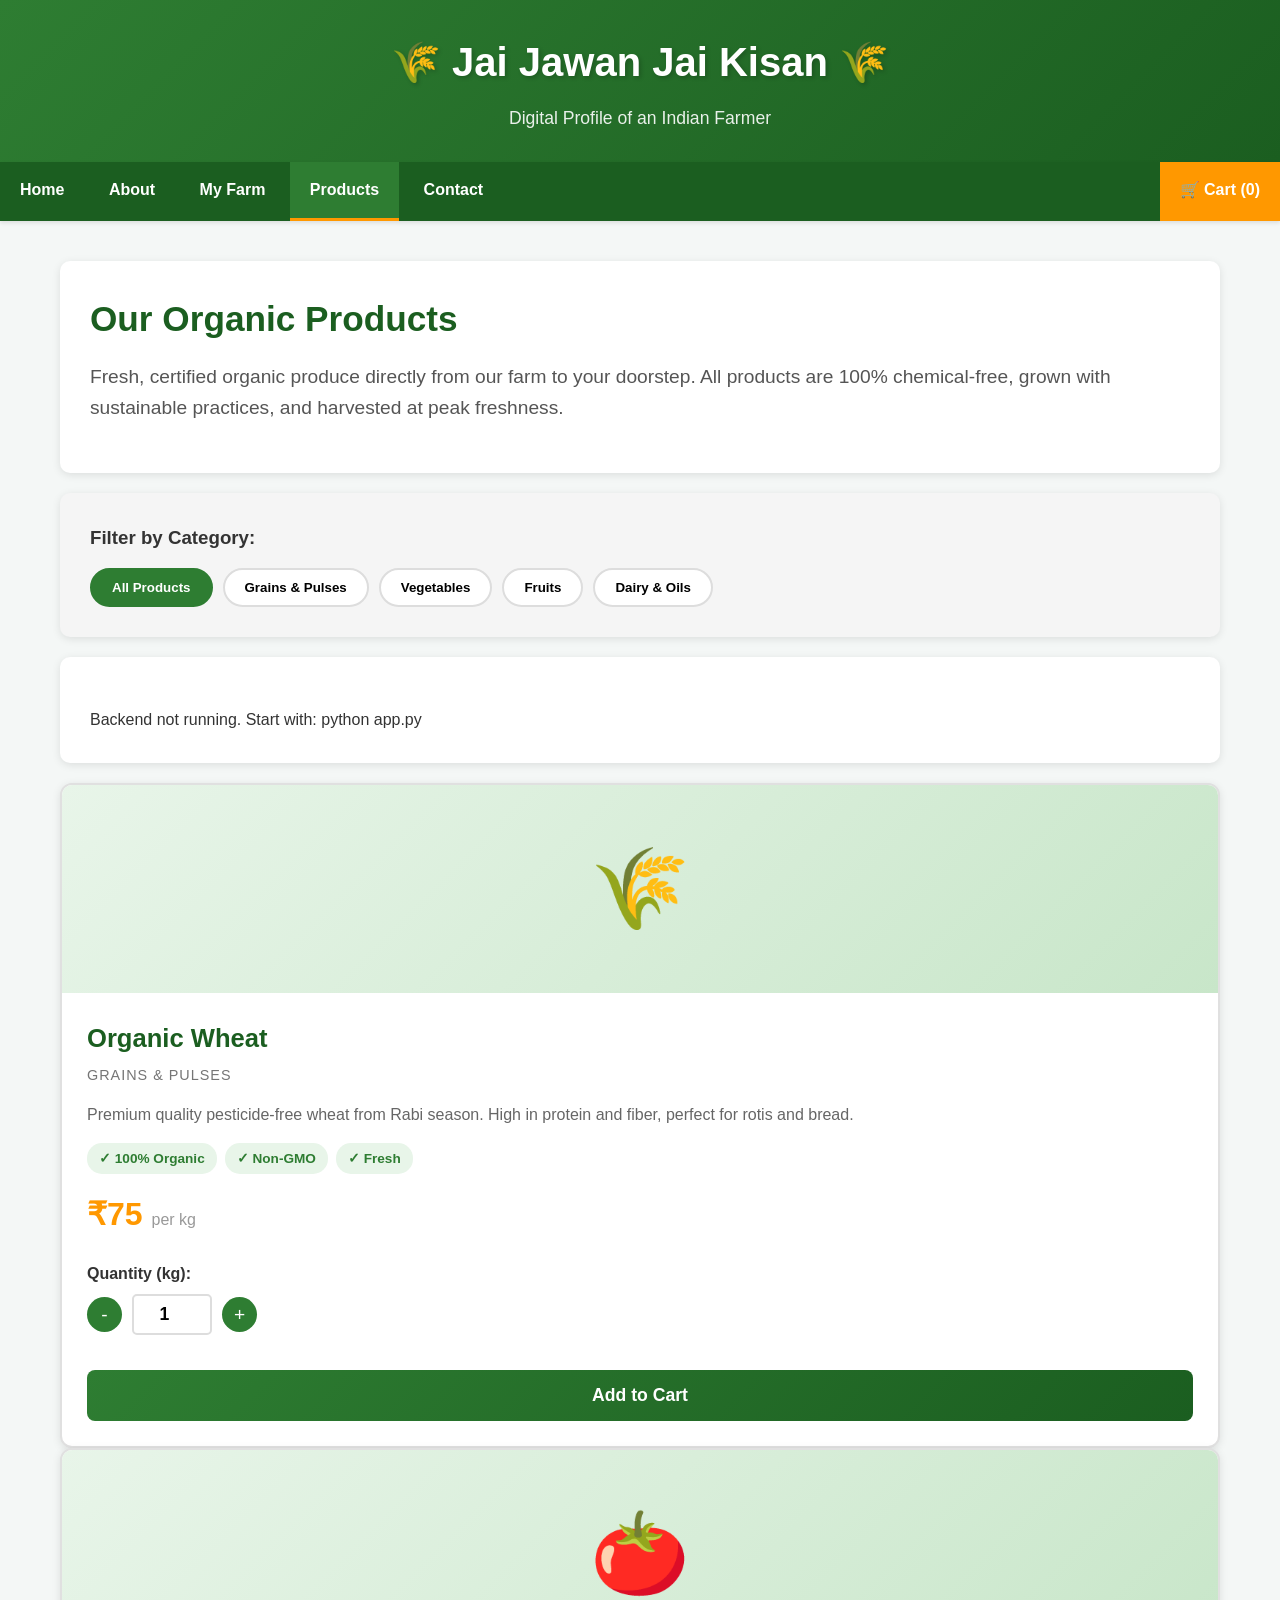
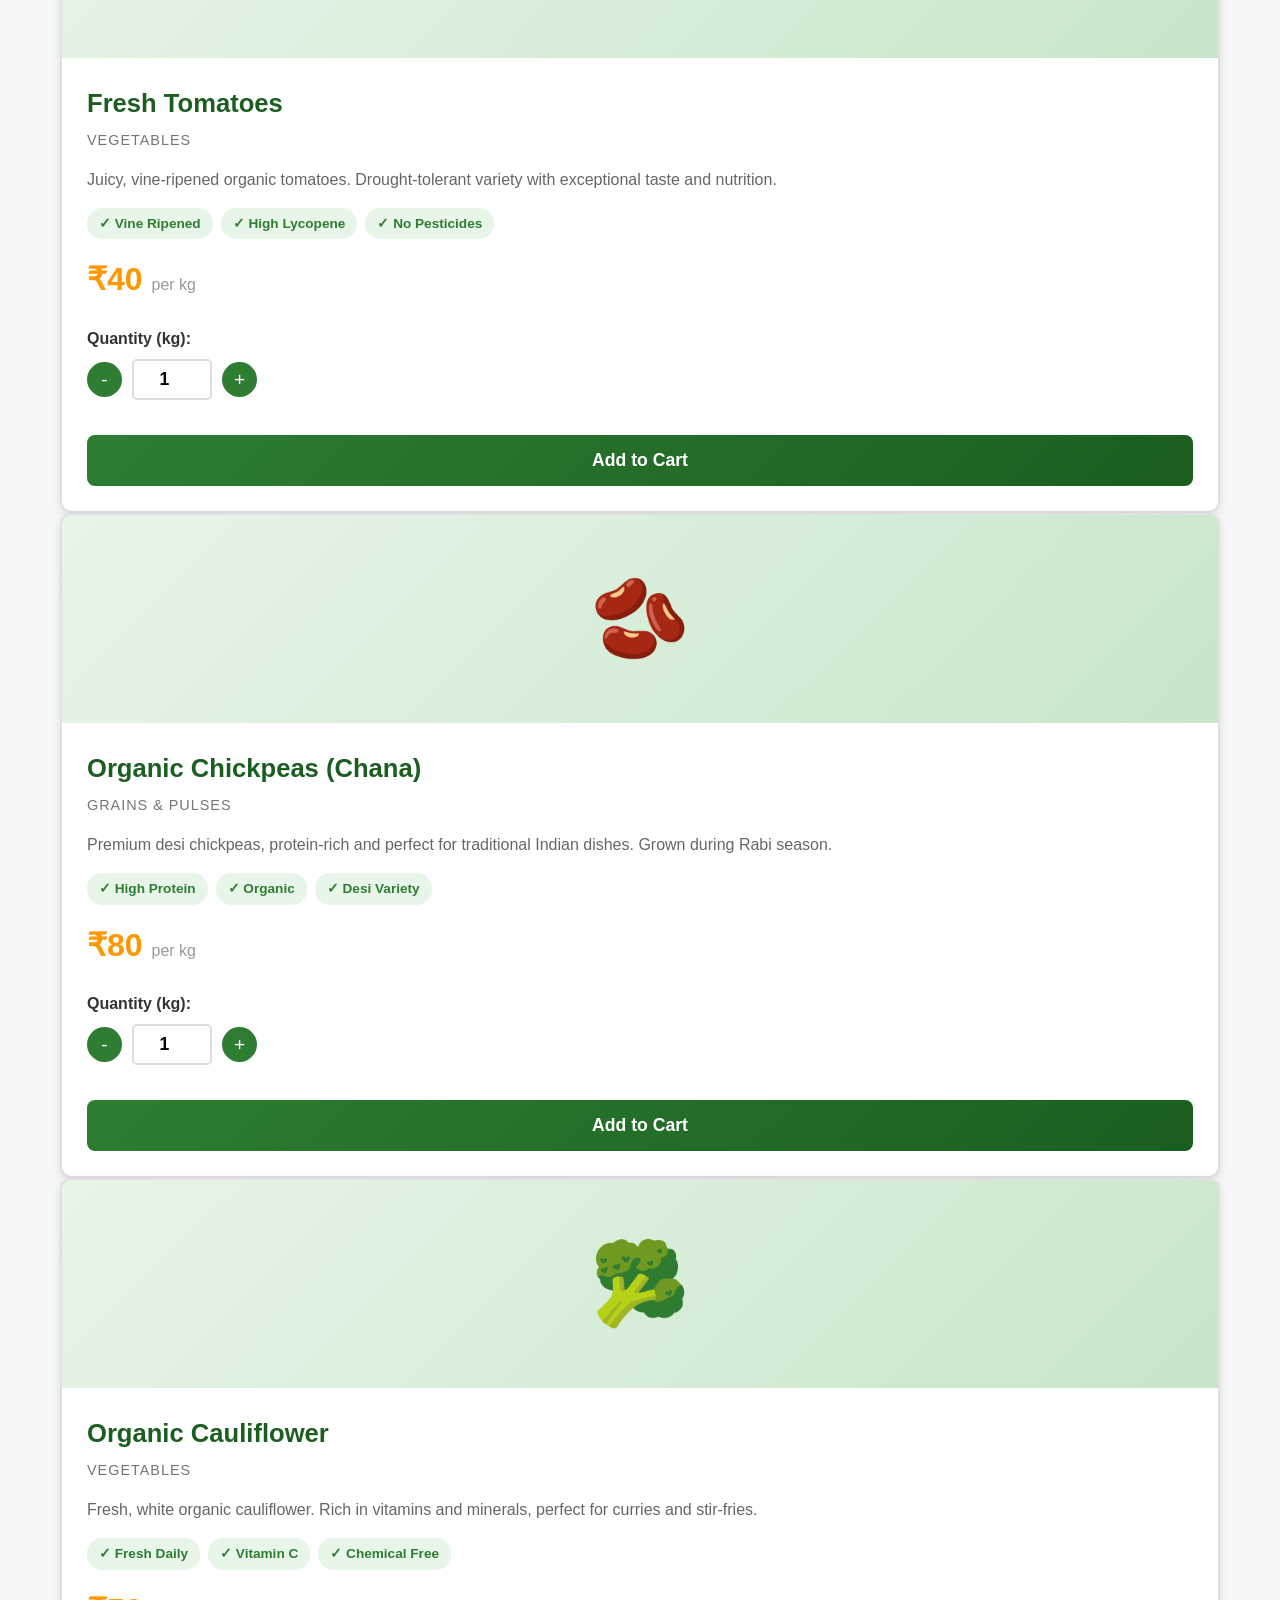
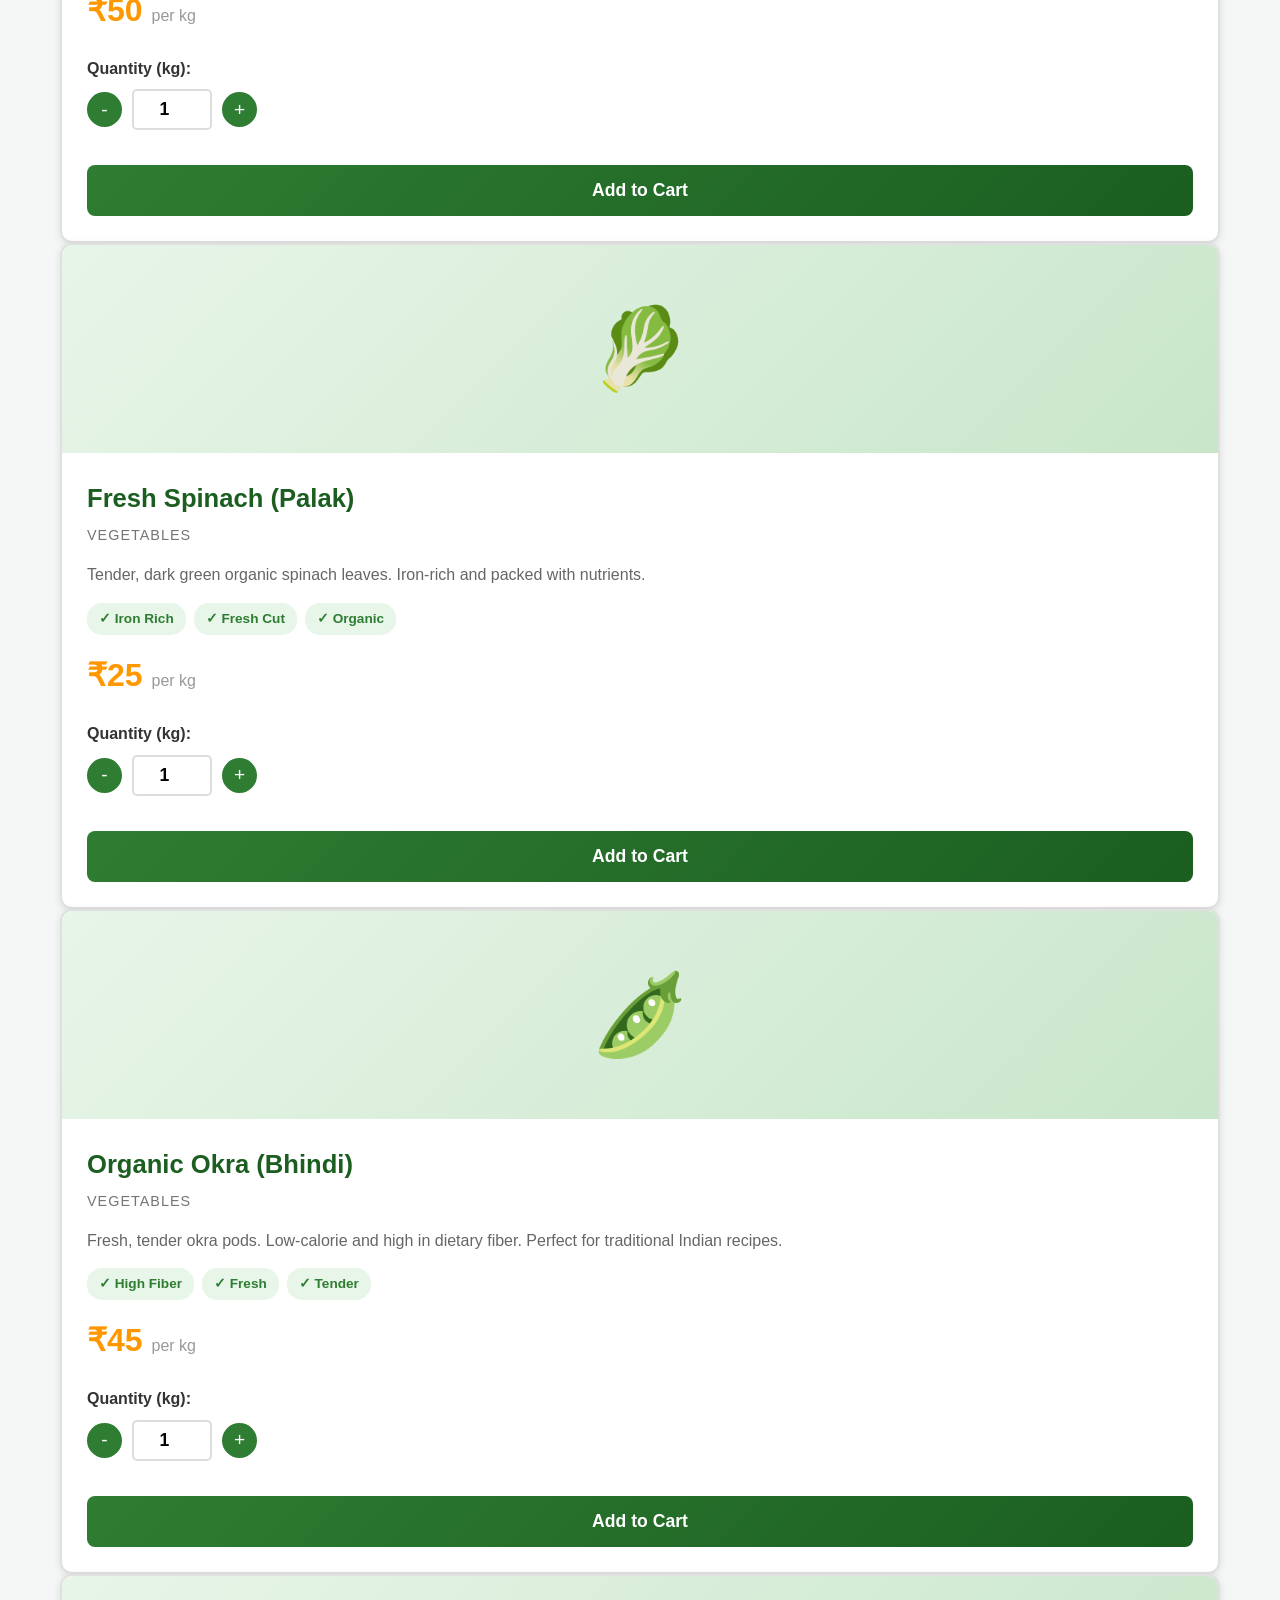
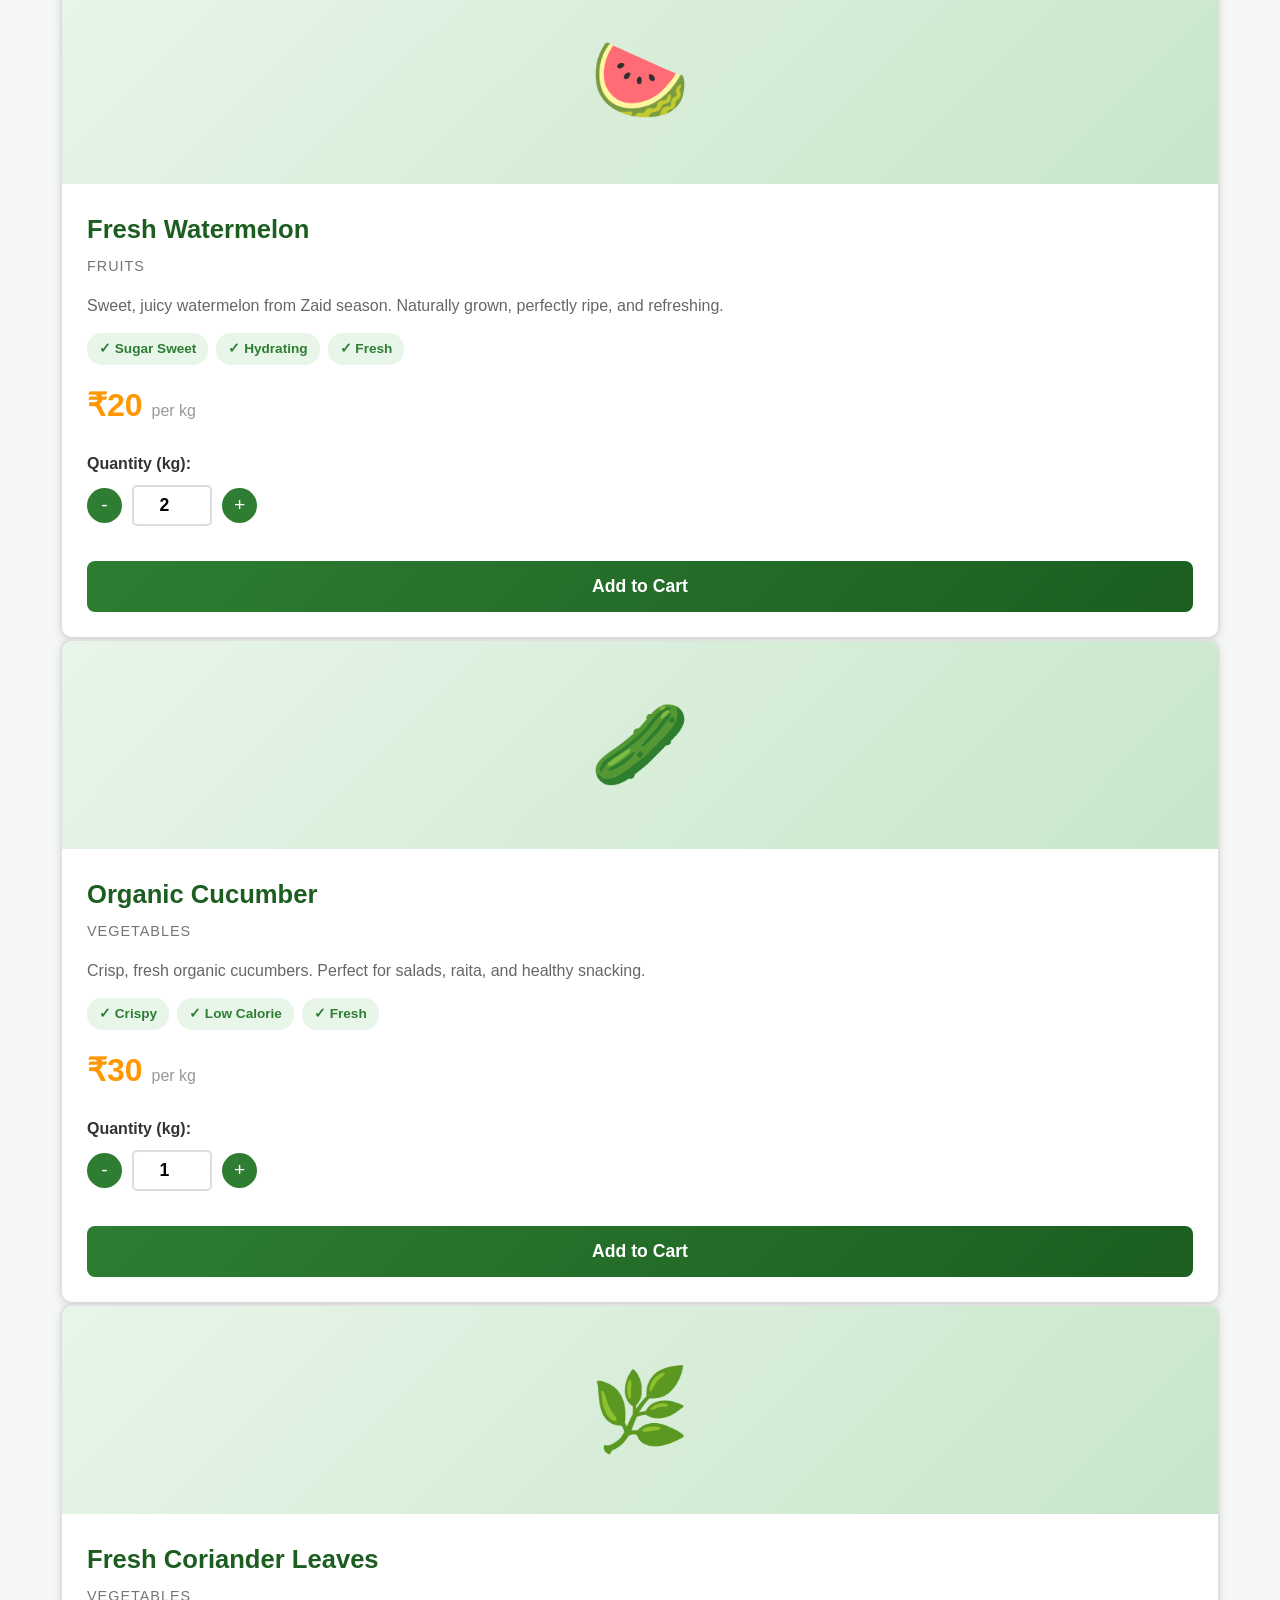
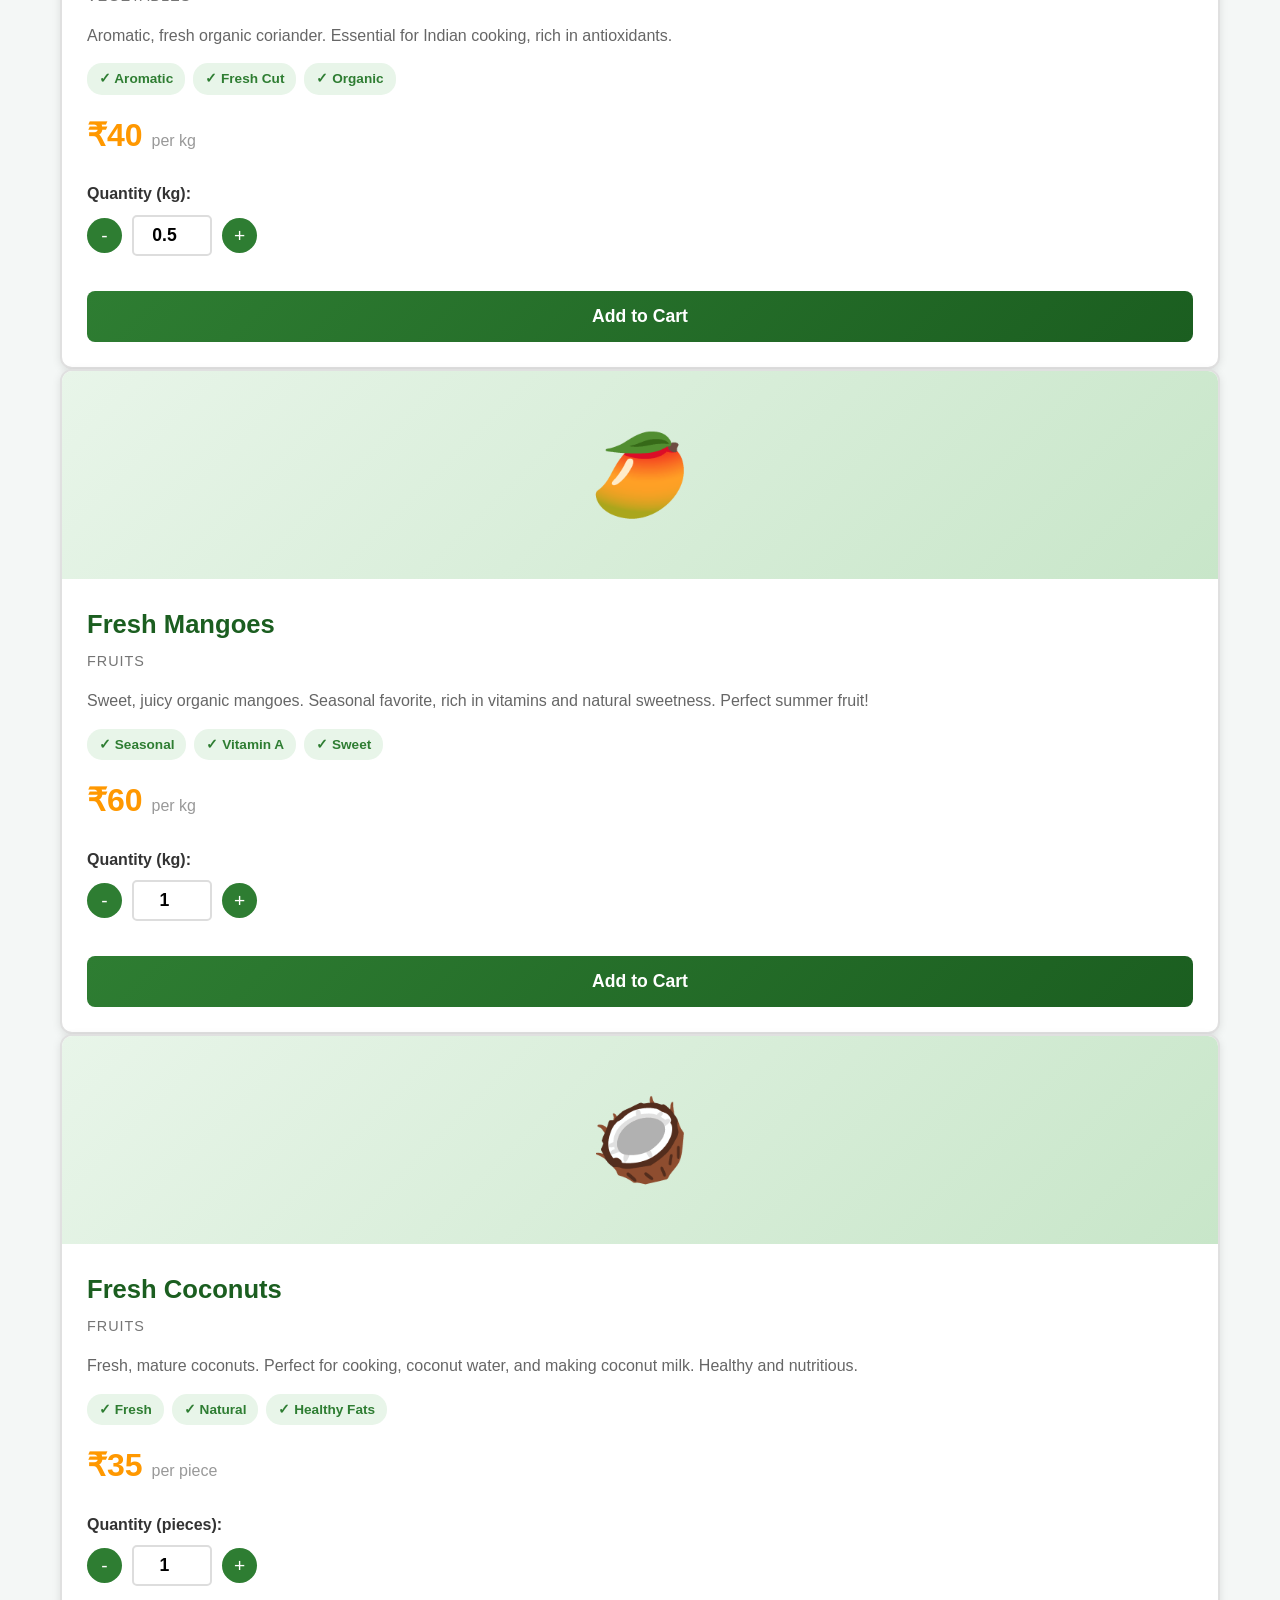
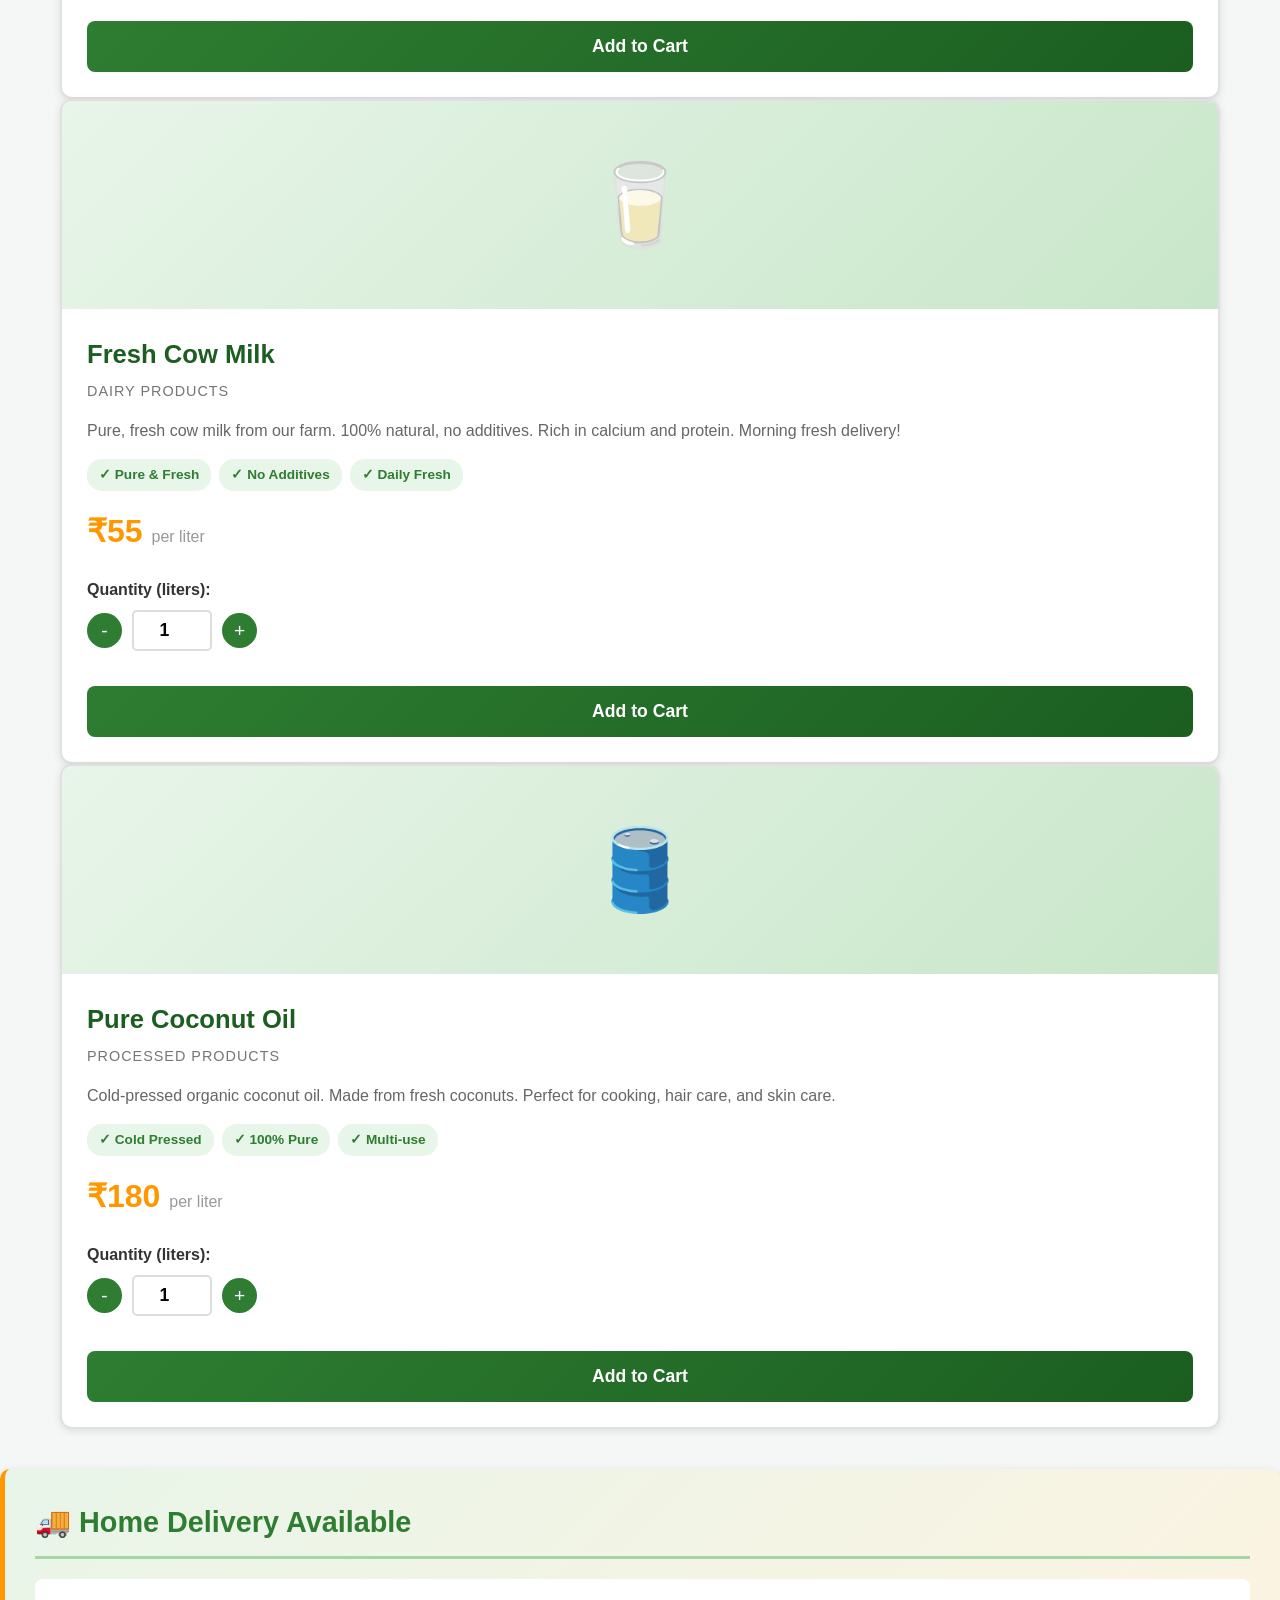
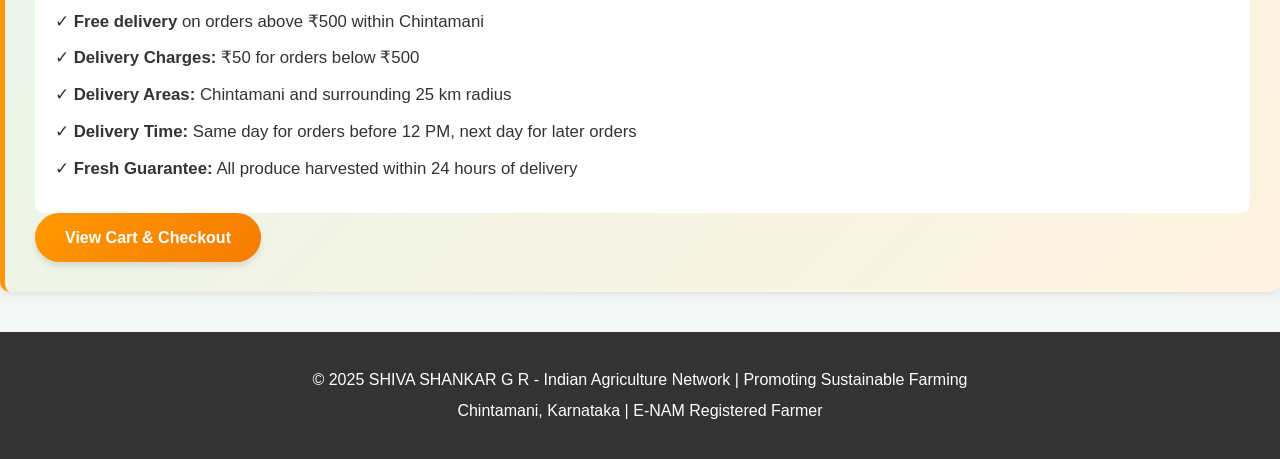
<file: products.html>
<!DOCTYPE html>
<html lang="en">
<head>
    <meta charset="UTF-8">
    <meta name="viewport" content="width=device-width, initial-scale=1.0">
    <title>Products - SHIVA SHANKAR G R</title>
    <link rel="stylesheet" href="styles.css">
</head>
<body>

    <header>
        <h1>🌾 Jai Jawan Jai Kisan 🌾</h1>
        <p>Digital Profile of an Indian Farmer</p>
    </header>

    <nav>
        <a href="index.html">Home</a>
        <a href="about.html">About</a>
        <a href="farm.html">My Farm</a>
        <a href="products.html" class="active">Products</a>
        <a href="contact.html">Contact</a>
        <a href="cart.html" class="cart-link">🛒 Cart (<span id="cart-count">0</span>)</a>
    </nav>

    <div class="container">
        
        <div class="section">
            <h1>Our Organic Products</h1>
            <p class="lead">Fresh, certified organic produce directly from our farm to your doorstep. All products are 100% chemical-free, grown with sustainable practices, and harvested at peak freshness.</p>
        </div>

        <!-- Product Filters -->
        <div class="section filter-section">
            <h3>Filter by Category:</h3>
            <div class="filter-buttons">
                <button class="filter-btn active" onclick="filterProducts('all')">All Products</button>
                <button class="filter-btn" onclick="filterProducts('grains')">Grains & Pulses</button>
                <button class="filter-btn" onclick="filterProducts('vegetables')">Vegetables</button>
                <button class="filter-btn" onclick="filterProducts('fruits')">Fruits</button>
                <button class="filter-btn" onclick="filterProducts('dairy')">Dairy & Oils</button>
            </div>
        </div>
        <!-- Products Grid -->
        <div class="section">
    <div class="products-grid" id="products-container">
        <p>Loading fresh produce...</p>
    </div>
</div>
                
                <!-- Product 1: Organic Wheat -->
                <div class="product-detail-card" data-category="grains">
                    <div class="product-image">🌾</div>
                    <div class="product-info">
                        <h3>Organic Wheat</h3>
                        <p class="product-category">Grains & Pulses</p>
                        <p class="product-description">Premium quality pesticide-free wheat from Rabi season. High in protein and fiber, perfect for rotis and bread.</p>
                        <div class="product-features">
                            <span class="feature-badge">✓ 100% Organic</span>
                            <span class="feature-badge">✓ Non-GMO</span>
                            <span class="feature-badge">✓ Fresh</span>
                        </div>
                        <p class="product-price">₹75 <span>per kg</span></p>
                        <div class="quantity-selector">
                            <label for="wheat-qty">Quantity (kg):</label>
                            <div class="qty-control">
                                <button class="qty-btn" onclick="decreaseQty('wheat-qty')">-</button>
                                <input type="number" id="wheat-qty" value="1" min="1" max="100">
                                <button class="qty-btn" onclick="increaseQty('wheat-qty')">+</button>
                            </div>
                        </div>
                        <button class="add-to-cart-btn" onclick="addToCart('Organic Wheat', 35, 'wheat-qty', '🌾')">Add to Cart</button>
                    </div>
                </div>

                <!-- Product 2: Tomatoes -->
                <div class="product-detail-card" data-category="vegetables">
                    <div class="product-image">🍅</div>
                    <div class="product-info">
                        <h3>Fresh Tomatoes</h3>
                        <p class="product-category">Vegetables</p>
                        <p class="product-description">Juicy, vine-ripened organic tomatoes. Drought-tolerant variety with exceptional taste and nutrition.</p>
                        <div class="product-features">
                            <span class="feature-badge">✓ Vine Ripened</span>
                            <span class="feature-badge">✓ High Lycopene</span>
                            <span class="feature-badge">✓ No Pesticides</span>
                        </div>
                        <p class="product-price">₹40 <span>per kg</span></p>
                        <div class="quantity-selector">
                            <label for="tomato-qty">Quantity (kg):</label>
                            <div class="qty-control">
                                <button class="qty-btn" onclick="decreaseQty('tomato-qty')">-</button>
                                <input type="number" id="tomato-qty" value="1" min="1" max="50">
                                <button class="qty-btn" onclick="increaseQty('tomato-qty')">+</button>
                            </div>
                        </div>
                        <button class="add-to-cart-btn" onclick="addToCart('Fresh Tomatoes', 40, 'tomato-qty', '🍅')">Add to Cart</button>
                    </div>
                </div>

                <!-- Product 3: Chickpeas -->
                <div class="product-detail-card" data-category="grains">
                    <div class="product-image">🫘</div>
                    <div class="product-info">
                        <h3>Organic Chickpeas (Chana)</h3>
                        <p class="product-category">Grains & Pulses</p>
                        <p class="product-description">Premium desi chickpeas, protein-rich and perfect for traditional Indian dishes. Grown during Rabi season.</p>
                        <div class="product-features">
                            <span class="feature-badge">✓ High Protein</span>
                            <span class="feature-badge">✓ Organic</span>
                            <span class="feature-badge">✓ Desi Variety</span>
                        </div>
                        <p class="product-price">₹80 <span>per kg</span></p>
                        <div class="quantity-selector">
                            <label for="chickpea-qty">Quantity (kg):</label>
                            <div class="qty-control">
                                <button class="qty-btn" onclick="decreaseQty('chickpea-qty')">-</button>
                                <input type="number" id="chickpea-qty" value="1" min="1" max="50">
                                <button class="qty-btn" onclick="increaseQty('chickpea-qty')">+</button>
                            </div>
                        </div>
                        <button class="add-to-cart-btn" onclick="addToCart('Organic Chickpeas', 80, 'chickpea-qty', '🫘')">Add to Cart</button>
                    </div>
                </div>

                <!-- Product 4: Cauliflower -->
                <div class="product-detail-card" data-category="vegetables">
                    <div class="product-image">🥦</div>
                    <div class="product-info">
                        <h3>Organic Cauliflower</h3>
                        <p class="product-category">Vegetables</p>
                        <p class="product-description">Fresh, white organic cauliflower. Rich in vitamins and minerals, perfect for curries and stir-fries.</p>
                        <div class="product-features">
                            <span class="feature-badge">✓ Fresh Daily</span>
                            <span class="feature-badge">✓ Vitamin C</span>
                            <span class="feature-badge">✓ Chemical Free</span>
                        </div>
                        <p class="product-price">₹50 <span>per kg</span></p>
                        <div class="quantity-selector">
                            <label for="cauliflower-qty">Quantity (kg):</label>
                            <div class="qty-control">
                                <button class="qty-btn" onclick="decreaseQty('cauliflower-qty')">-</button>
                                <input type="number" id="cauliflower-qty" value="1" min="1" max="30">
                                <button class="qty-btn" onclick="increaseQty('cauliflower-qty')">+</button>
                            </div>
                        </div>
                        <button class="add-to-cart-btn" onclick="addToCart('Organic Cauliflower', 50, 'cauliflower-qty', '🥦')">Add to Cart</button>
                    </div>
                </div>

                <!-- Product 5: Spinach -->
                <div class="product-detail-card" data-category="vegetables">
                    <div class="product-image">🥬</div>
                    <div class="product-info">
                        <h3>Fresh Spinach (Palak)</h3>
                        <p class="product-category">Vegetables</p>
                        <p class="product-description">Tender, dark green organic spinach leaves. Iron-rich and packed with nutrients.</p>
                        <div class="product-features">
                            <span class="feature-badge">✓ Iron Rich</span>
                            <span class="feature-badge">✓ Fresh Cut</span>
                            <span class="feature-badge">✓ Organic</span>
                        </div>
                        <p class="product-price">₹25 <span>per kg</span></p>
                        <div class="quantity-selector">
                            <label for="spinach-qty">Quantity (kg):</label>
                            <div class="qty-control">
                                <button class="qty-btn" onclick="decreaseQty('spinach-qty')">-</button>
                                <input type="number" id="spinach-qty" value="1" min="1" max="20">
                                <button class="qty-btn" onclick="increaseQty('spinach-qty')">+</button>
                            </div>
                        </div>
                        <button class="add-to-cart-btn" onclick="addToCart('Fresh Spinach', 25, 'spinach-qty', '🥬')">Add to Cart</button>
                    </div>
                </div>

                <!-- Product 6: Okra -->
                <div class="product-detail-card" data-category="vegetables">
                    <div class="product-image">🫛</div>
                    <div class="product-info">
                        <h3>Organic Okra (Bhindi)</h3>
                        <p class="product-category">Vegetables</p>
                        <p class="product-description">Fresh, tender okra pods. Low-calorie and high in dietary fiber. Perfect for traditional Indian recipes.</p>
                        <div class="product-features">
                            <span class="feature-badge">✓ High Fiber</span>
                            <span class="feature-badge">✓ Fresh</span>
                            <span class="feature-badge">✓ Tender</span>
                        </div>
                        <p class="product-price">₹45 <span>per kg</span></p>
                        <div class="quantity-selector">
                            <label for="okra-qty">Quantity (kg):</label>
                            <div class="qty-control">
                                <button class="qty-btn" onclick="decreaseQty('okra-qty')">-</button>
                                <input type="number" id="okra-qty" value="1" min="1" max="25">
                                <button class="qty-btn" onclick="increaseQty('okra-qty')">+</button>
                            </div>
                        </div>
                        <button class="add-to-cart-btn" onclick="addToCart('Organic Okra', 45, 'okra-qty', '🫛')">Add to Cart</button>
                    </div>
                </div>

                <!-- Product 7: Watermelon -->
                <div class="product-detail-card" data-category="fruits">
                    <div class="product-image">🍉</div>
                    <div class="product-info">
                        <h3>Fresh Watermelon</h3>
                        <p class="product-category">Fruits</p>
                        <p class="product-description">Sweet, juicy watermelon from Zaid season. Naturally grown, perfectly ripe, and refreshing.</p>
                        <div class="product-features">
                            <span class="feature-badge">✓ Sugar Sweet</span>
                            <span class="feature-badge">✓ Hydrating</span>
                            <span class="feature-badge">✓ Fresh</span>
                        </div>
                        <p class="product-price">₹20 <span>per kg</span></p>
                        <div class="quantity-selector">
                            <label for="watermelon-qty">Quantity (kg):</label>
                            <div class="qty-control">
                                <button class="qty-btn" onclick="decreaseQty('watermelon-qty')">-</button>
                                <input type="number" id="watermelon-qty" value="2" min="1" max="50">
                                <button class="qty-btn" onclick="increaseQty('watermelon-qty')">+</button>
                            </div>
                        </div>
                        <button class="add-to-cart-btn" onclick="addToCart('Fresh Watermelon', 20, 'watermelon-qty', '🍉')">Add to Cart</button>
                    </div>
                </div>

                <!-- Product 8: Cucumber -->
                <div class="product-detail-card" data-category="vegetables">
                    <div class="product-image">🥒</div>
                    <div class="product-info">
                        <h3>Organic Cucumber</h3>
                        <p class="product-category">Vegetables</p>
                        <p class="product-description">Crisp, fresh organic cucumbers. Perfect for salads, raita, and healthy snacking.</p>
                        <div class="product-features">
                            <span class="feature-badge">✓ Crispy</span>
                            <span class="feature-badge">✓ Low Calorie</span>
                            <span class="feature-badge">✓ Fresh</span>
                        </div>
                        <p class="product-price">₹30 <span>per kg</span></p>
                        <div class="quantity-selector">
                            <label for="cucumber-qty">Quantity (kg):</label>
                            <div class="qty-control">
                                <button class="qty-btn" onclick="decreaseQty('cucumber-qty')">-</button>
                                <input type="number" id="cucumber-qty" value="1" min="1" max="30">
                                <button class="qty-btn" onclick="increaseQty('cucumber-qty')">+</button>
                            </div>
                        </div>
                        <button class="add-to-cart-btn" onclick="addToCart('Organic Cucumber', 30, 'cucumber-qty', '🥒')">Add to Cart</button>
                    </div>
                </div>

                <!-- Product 9: Coriander -->
                <div class="product-detail-card" data-category="vegetables">
                    <div class="product-image">🌿</div>
                    <div class="product-info">
                        <h3>Fresh Coriander Leaves</h3>
                        <p class="product-category">Vegetables</p>
                        <p class="product-description">Aromatic, fresh organic coriander. Essential for Indian cooking, rich in antioxidants.</p>
                        <div class="product-features">
                            <span class="feature-badge">✓ Aromatic</span>
                            <span class="feature-badge">✓ Fresh Cut</span>
                            <span class="feature-badge">✓ Organic</span>
                        </div>
                        <p class="product-price">₹40 <span>per kg</span></p>
                        <div class="quantity-selector">
                            <label for="coriander-qty">Quantity (kg):</label>
                            <div class="qty-control">
                                <button class="qty-btn" onclick="decreaseQty('coriander-qty')">-</button>
                                <input type="number" id="coriander-qty" value="0.5" min="0.25" max="10" step="0.25">
                                <button class="qty-btn" onclick="increaseQty('coriander-qty', 0.25)">+</button>
                            </div>
                        </div>
                        <button class="add-to-cart-btn" onclick="addToCart('Fresh Coriander', 40, 'coriander-qty', '🌿')">Add to Cart</button>
                    </div>
                </div>

                <!-- Product 10: Mango -->
                <div class="product-detail-card" data-category="fruits">
                    <div class="product-image">🥭</div>
                    <div class="product-info">
                        <h3>Fresh Mangoes</h3>
                        <p class="product-category">Fruits</p>
                        <p class="product-description">Sweet, juicy organic mangoes. Seasonal favorite, rich in vitamins and natural sweetness. Perfect summer fruit!</p>
                        <div class="product-features">
                            <span class="feature-badge">✓ Seasonal</span>
                            <span class="feature-badge">✓ Vitamin A</span>
                            <span class="feature-badge">✓ Sweet</span>
                        </div>
                        <p class="product-price">₹60 <span>per kg</span></p>
                        <div class="quantity-selector">
                            <label for="mango-qty">Quantity (kg):</label>
                            <div class="qty-control">
                                <button class="qty-btn" onclick="decreaseQty('mango-qty')">-</button>
                                <input type="number" id="mango-qty" value="1" min="1" max="50">
                                <button class="qty-btn" onclick="increaseQty('mango-qty')">+</button>
                            </div>
                        </div>
                        <button class="add-to-cart-btn" onclick="addToCart('Fresh Mangoes', 60, 'mango-qty', '🥭')">Add to Cart</button>
                    </div>
                </div>

                <!-- Product 11: Coconut -->
                <div class="product-detail-card" data-category="fruits">
                    <div class="product-image">🥥</div>
                    <div class="product-info">
                        <h3>Fresh Coconuts</h3>
                        <p class="product-category">Fruits</p>
                        <p class="product-description">Fresh, mature coconuts. Perfect for cooking, coconut water, and making coconut milk. Healthy and nutritious.</p>
                        <div class="product-features">
                            <span class="feature-badge">✓ Fresh</span>
                            <span class="feature-badge">✓ Natural</span>
                            <span class="feature-badge">✓ Healthy Fats</span>
                        </div>
                        <p class="product-price">₹35 <span>per piece</span></p>
                        <div class="quantity-selector">
                            <label for="coconut-qty">Quantity (pieces):</label>
                            <div class="qty-control">
                                <button class="qty-btn" onclick="decreaseQty('coconut-qty')">-</button>
                                <input type="number" id="coconut-qty" value="1" min="1" max="50">
                                <button class="qty-btn" onclick="increaseQty('coconut-qty')">+</button>
                            </div>
                        </div>
                        <button class="add-to-cart-btn" onclick="addToCart('Fresh Coconuts', 35, 'coconut-qty', '🥥', 'piece')">Add to Cart</button>
                    </div>
                </div>

                <!-- Product 12: Cow Milk -->
                <div class="product-detail-card" data-category="dairy">
                    <div class="product-image">🥛</div>
                    <div class="product-info">
                        <h3>Fresh Cow Milk</h3>
                        <p class="product-category">Dairy Products</p>
                        <p class="product-description">Pure, fresh cow milk from our farm. 100% natural, no additives. Rich in calcium and protein. Morning fresh delivery!</p>
                        <div class="product-features">
                            <span class="feature-badge">✓ Pure & Fresh</span>
                            <span class="feature-badge">✓ No Additives</span>
                            <span class="feature-badge">✓ Daily Fresh</span>
                        </div>
                        <p class="product-price">₹55 <span>per liter</span></p>
                        <div class="quantity-selector">
                            <label for="milk-qty">Quantity (liters):</label>
                            <div class="qty-control">
                                <button class="qty-btn" onclick="decreaseQty('milk-qty')">-</button>
                                <input type="number" id="milk-qty" value="1" min="1" max="20">
                                <button class="qty-btn" onclick="increaseQty('milk-qty')">+</button>
                            </div>
                        </div>
                        <button class="add-to-cart-btn" onclick="addToCart('Fresh Cow Milk', 55, 'milk-qty', '🥛', 'liter')">Add to Cart</button>
                    </div>
                </div>

                <!-- Product 13: Coconut Oil -->
                <div class="product-detail-card" data-category="dairy">
                    <div class="product-image">🛢️</div>
                    <div class="product-info">
                        <h3>Pure Coconut Oil</h3>
                        <p class="product-category">Processed Products</p>
                        <p class="product-description">Cold-pressed organic coconut oil. Made from fresh coconuts. Perfect for cooking, hair care, and skin care.</p>
                        <div class="product-features">
                            <span class="feature-badge">✓ Cold Pressed</span>
                            <span class="feature-badge">✓ 100% Pure</span>
                            <span class="feature-badge">✓ Multi-use</span>
                        </div>
                        <p class="product-price">₹180 <span>per liter</span></p>
                        <div class="quantity-selector">
                            <label for="oil-qty">Quantity (liters):</label>
                            <div class="qty-control">
                                <button class="qty-btn" onclick="decreaseQty('oil-qty')">-</button>
                                <input type="number" id="oil-qty" value="1" min="1" max="20">
                                <button class="qty-btn" onclick="increaseQty('oil-qty')">+</button>
                            </div>
                        </div>
                        <button class="add-to-cart-btn" onclick="addToCart('Pure Coconut Oil', 180, 'oil-qty', '🛢️', 'liter')">Add to Cart</button>
                    </div>
                </div>

            </div>
        </div>

        <!-- Delivery Info -->
        <div class="section highlight-section">
            <h2>🚚 Home Delivery Available</h2>
            <div class="delivery-info">
                <p>✓ <strong>Free delivery</strong> on orders above ₹500 within Chintamani</p>
                <p>✓ <strong>Delivery Charges:</strong> ₹50 for orders below ₹500</p>
                <p>✓ <strong>Delivery Areas:</strong> Chintamani and surrounding 25 km radius</p>
                <p>✓ <strong>Delivery Time:</strong> Same day for orders before 12 PM, next day for later orders</p>
                <p>✓ <strong>Fresh Guarantee:</strong> All produce harvested within 24 hours of delivery</p>
            </div>
            <a href="cart.html" class="button">View Cart & Checkout</a>
        </div>

    </div>

    <footer>
        <p>&copy; 2025 SHIVA SHANKAR G R - Indian Agriculture Network | Promoting Sustainable Farming</p>
        <p>Chintamani, Karnataka | E-NAM Registered Farmer</p>
    </footer>

    <script src="script.js"></script>
    <script src="products.js"></script>

</body>
</html>
</file>
<file: styles.css>
/* Reset and Base Styles */
* {
    margin: 0;
    padding: 0;
    box-sizing: border-box;
}

body {
    font-family: 'Segoe UI', Tahoma, Geneva, Verdana, sans-serif;
    background-color: #f4f7f6;
    color: #333;
    line-height: 1.6;
    position: relative;
}

/* Background Video Styles - FULL PAGE */
.video-background {
    position: fixed;
    top: 0;
    left: 0;
    width: 100vw;
    height: 100vh;
    z-index: -2;
    overflow: hidden;
}

.video-background video {
    position: absolute;
    top: 50%;
    left: 50%;
    min-width: 100%;
    min-height: 100%;
    width: auto;
    height: auto;
    transform: translate(-50%, -50%);
    object-fit: cover;
}

.video-overlay {
    position: absolute;
    top: 0;
    left: 0;
    width: 100%;
    height: 100%;
    background: rgba(255, 255, 255, 0.75);
    /* Light white overlay so text is readable */
    z-index: 1;
}

/* Alternative: Darker overlay for better text contrast */
.video-overlay.dark {
    background: rgba(0, 0, 0, 0.3);
}

/* Alternative: Green tinted overlay for farming theme */
.video-overlay.green-tint {
    background: linear-gradient(
        to bottom,
        rgba(27, 94, 32, 0.6) 0%,
        rgba(255, 255, 255, 0.8) 20%,
        rgba(255, 255, 255, 0.8) 100%
    );
}

/* Make sure all content appears above video */
header,
nav,
.container,
footer {
    position: relative;
    z-index: 10;
}

/* Header */
header {
    background: linear-gradient(135deg, #2e7d32 0%, #1b5e20 100%);
    color: white;
    padding: 30px 20px;
    text-align: center;
    box-shadow: 0 4px 6px rgba(0,0,0,0.1);
}

header h1 {
    font-size: 2.5em;
    margin-bottom: 10px;
    text-shadow: 2px 2px 4px rgba(0,0,0,0.2);
}

header p {
    font-size: 1.1em;
    opacity: 0.9;
}

/* Navigation */
nav {
    background-color: #1b5e20;
    padding: 0;
    box-shadow: 0 2px 4px rgba(0,0,0,0.1);
    position: sticky;
    top: 0;
    z-index: 100;
}

nav a {
    display: inline-block;
    color: white;
    text-decoration: none;
    padding: 15px 20px;
    font-weight: 600;
    transition: all 0.3s ease;
    border-bottom: 3px solid transparent;
}

nav a:hover {
    background-color: #2e7d32;
    border-bottom-color: #ff9800;
}

nav a.active {
    background-color: #2e7d32;
    border-bottom-color: #ff9800;
}

nav .cart-link {
    float: right;
    background-color: #ff9800;
}

nav .cart-link:hover {
    background-color: #f57c00;
}

/* Container */
.container {
    max-width: 1200px;
    margin: 0 auto;
    padding: 20px;
}

/* Sections */
.section {
    background: white;
    padding: 30px;
    margin: 20px 0;
    border-radius: 10px;
    box-shadow: 0 2px 8px rgba(0,0,0,0.1);
}

.section h1 {
    color: #1b5e20;
    margin-bottom: 15px;
    font-size: 2.2em;
}

.section h2 {
    color: #2e7d32;
    border-bottom: 3px solid #a5d6a7;
    padding-bottom: 10px;
    margin-bottom: 20px;
    font-size: 1.8em;
}

.lead {
    font-size: 1.2em;
    color: #555;
    margin-bottom: 20px;
}

/* Hero Section */
.hero-section {
    margin-top: 20px;
}

/* Profile Card */
.profile-card {
    background: white;
    padding: 30px;
    border-radius: 10px;
    box-shadow: 0 4px 12px rgba(0,0,0,0.1);
    display: flex;
    align-items: center;
    gap: 30px;
    margin-bottom: 20px;
}

.profile-img {
    width: 150px;
    height: 150px;
    border-radius: 50%;
    background: linear-gradient(135deg, #a5d6a7 0%, #81c784 100%);
    display: flex;
    align-items: center;
    justify-content: center;
    font-size: 60px;
    flex-shrink: 0;
    box-shadow: 0 4px 8px rgba(0,0,0,0.2);
}

.profile-img.large {
    width: 200px;
    height: 200px;
    font-size: 80px;
}

.info h1 {
    color: #1b5e20;
    margin-bottom: 10px;
    font-size: 2em;
}

.info p {
    margin: 8px 0;
    font-size: 1.05em;
}

.quote {
    font-style: italic;
    color: #666;
    margin-top: 15px;
    padding: 10px;
    border-left: 4px solid #ff9800;
    background-color: #fff3e0;
}

/* Stats Grid */
.stats-grid {
    display: grid;
    grid-template-columns: repeat(auto-fit, minmax(200px, 1fr));
    gap: 20px;
    margin-top: 20px;
}

.stat-card {
    background: linear-gradient(135deg, #e8f5e9 0%, #c8e6c9 100%);
    padding: 25px;
    border-radius: 10px;
    text-align: center;
    box-shadow: 0 2px 6px rgba(0,0,0,0.1);
    transition: transform 0.3s ease;
}

.stat-card:hover {
    transform: translateY(-5px);
}

.stat-icon {
    font-size: 3em;
    margin-bottom: 10px;
}

.stat-card h3 {
    color: #2e7d32;
    font-size: 1.8em;
    margin: 10px 0;
}

.stat-card p {
    color: #666;
    font-size: 1em;
}

/* Grid Layouts */
.grid {
    display: grid;
    grid-template-columns: repeat(auto-fit, minmax(280px, 1fr));
    gap: 25px;
    margin-top: 20px;
}

.product-card {
    background: white;
    border: 2px solid #e0e0e0;
    border-radius: 10px;
    padding: 20px;
    text-align: center;
    transition: all 0.3s ease;
    box-shadow: 0 2px 6px rgba(0,0,0,0.1);
}

.product-card:hover {
    transform: translateY(-5px);
    box-shadow: 0 6px 12px rgba(0,0,0,0.15);
    border-color: #2e7d32;
}

.product-img {
    font-size: 4em;
    margin-bottom: 15px;
}

.product-card h3 {
    color: #1b5e20;
    margin-bottom: 10px;
    font-size: 1.4em;
}

.price {
    color: #ff9800;
    font-size: 1.5em;
    font-weight: bold;
    margin: 15px 0;
}

/* Highlight Section */
.highlight-section {
    background: linear-gradient(135deg, #e8f5e9 0%, #fff3e0 100%);
    border-left: 5px solid #ff9800;
}

/* Features Grid */
.features-grid {
    display: grid;
    grid-template-columns: repeat(auto-fit, minmax(200px, 1fr));
    gap: 20px;
    margin-top: 20px;
}

.feature {
    display: flex;
    align-items: center;
    gap: 15px;
    padding: 15px;
    background: white;
    border-radius: 8px;
    box-shadow: 0 2px 4px rgba(0,0,0,0.1);
}

.feature-icon {
    font-size: 1.5em;
    color: #2e7d32;
    font-weight: bold;
}

/* Buttons */
.button {
    background: linear-gradient(135deg, #ff9800 0%, #f57c00 100%);
    color: white;
    padding: 12px 30px;
    text-decoration: none;
    border-radius: 25px;
    font-weight: bold;
    display: inline-block;
    transition: all 0.3s ease;
    border: none;
    cursor: pointer;
    font-size: 1em;
    box-shadow: 0 4px 6px rgba(0,0,0,0.1);
}

.button:hover {
    background: linear-gradient(135deg, #f57c00 0%, #e65100 100%);
    transform: translateY(-2px);
    box-shadow: 0 6px 8px rgba(0,0,0,0.15);
}

.button-small {
    padding: 8px 20px;
    font-size: 0.9em;
}

.button-secondary {
    background: linear-gradient(135deg, #757575 0%, #616161 100%);
}

.button-secondary:hover {
    background: linear-gradient(135deg, #616161 0%, #424242 100%);
}

/* Products Page */
.filter-section {
    background: #f5f5f5;
}

.filter-buttons {
    display: flex;
    gap: 10px;
    flex-wrap: wrap;
    margin-top: 15px;
}

.filter-btn {
    padding: 10px 20px;
    background: white;
    border: 2px solid #ddd;
    border-radius: 20px;
    cursor: pointer;
    transition: all 0.3s ease;
    font-weight: 600;
}

.filter-btn:hover {
    border-color: #2e7d32;
    color: #2e7d32;
}

.filter-btn.active {
    background: #2e7d32;
    color: white;
    border-color: #2e7d32;
}

.products-grid {
    display: grid;
    grid-template-columns: repeat(auto-fill, minmax(350px, 1fr));
    gap: 30px;
    margin-top: 20px;
}

.product-detail-card {
    background: white;
    border: 2px solid #e0e0e0;
    border-radius: 12px;
    overflow: hidden;
    transition: all 0.3s ease;
    box-shadow: 0 2px 8px rgba(0,0,0,0.1);
}

.product-detail-card:hover {
    transform: translateY(-5px);
    box-shadow: 0 8px 16px rgba(0,0,0,0.15);
    border-color: #2e7d32;
}

.product-image {
    background: linear-gradient(135deg, #e8f5e9 0%, #c8e6c9 100%);
    padding: 40px;
    text-align: center;
    font-size: 5em;
}

.product-info {
    padding: 25px;
}

.product-info h3 {
    color: #1b5e20;
    font-size: 1.6em;
    margin-bottom: 5px;
}

.product-category {
    color: #757575;
    font-size: 0.9em;
    margin-bottom: 15px;
    text-transform: uppercase;
    letter-spacing: 1px;
}

.product-description {
    color: #666;
    margin-bottom: 15px;
    line-height: 1.6;
}

.product-features {
    display: flex;
    flex-wrap: wrap;
    gap: 8px;
    margin-bottom: 15px;
}

.feature-badge {
    background: #e8f5e9;
    color: #2e7d32;
    padding: 5px 12px;
    border-radius: 15px;
    font-size: 0.85em;
    font-weight: 600;
}

.product-price {
    font-size: 2em;
    color: #ff9800;
    font-weight: bold;
    margin: 15px 0;
}

.product-price span {
    font-size: 0.5em;
    color: #999;
    font-weight: normal;
}

.quantity-selector {
    margin: 20px 0;
}

.quantity-selector label {
    display: block;
    margin-bottom: 8px;
    font-weight: 600;
    color: #333;
}

.qty-control {
    display: flex;
    align-items: center;
    gap: 10px;
}

.qty-btn {
    background: #2e7d32;
    color: white;
    border: none;
    width: 35px;
    height: 35px;
    border-radius: 50%;
    font-size: 1.2em;
    cursor: pointer;
    transition: all 0.3s ease;
}

.qty-btn:hover {
    background: #1b5e20;
    transform: scale(1.1);
}

.qty-control input {
    width: 80px;
    padding: 8px;
    text-align: center;
    border: 2px solid #ddd;
    border-radius: 5px;
    font-size: 1.1em;
    font-weight: 600;
}

.add-to-cart-btn {
    width: 100%;
    background: linear-gradient(135deg, #2e7d32 0%, #1b5e20 100%);
    color: white;
    padding: 15px;
    border: none;
    border-radius: 8px;
    font-size: 1.1em;
    font-weight: bold;
    cursor: pointer;
    transition: all 0.3s ease;
    margin-top: 15px;
}

.add-to-cart-btn:hover {
    background: linear-gradient(135deg, #1b5e20 0%, #0d3818 100%);
    transform: translateY(-2px);
    box-shadow: 0 4px 8px rgba(0,0,0,0.2);
}

.delivery-info {
    background: white;
    padding: 20px;
    border-radius: 8px;
    margin-top: 15px;
}

.delivery-info p {
    margin: 10px 0;
    font-size: 1.05em;
}

/* Cart Page */
.cart-container {
    display: grid;
    grid-template-columns: 2fr 1fr;
    gap: 30px;
    margin: 20px 0;
}

.cart-items-section {
    background: white;
    padding: 25px;
    border-radius: 10px;
    box-shadow: 0 2px 8px rgba(0,0,0,0.1);
}

.cart-item {
    display: grid;
    grid-template-columns: 80px 1fr auto;
    gap: 20px;
    padding: 20px;
    border: 2px solid #e0e0e0;
    border-radius: 10px;
    margin-bottom: 15px;
    align-items: center;
    transition: all 0.3s ease;
}

.cart-item:hover {
    border-color: #2e7d32;
    box-shadow: 0 2px 6px rgba(0,0,0,0.1);
}

.cart-item-img {
    font-size: 3em;
    text-align: center;
}

.cart-item-details h3 {
    color: #1b5e20;
    margin-bottom: 5px;
}

.cart-item-details p {
    color: #666;
    margin: 3px 0;
}

.cart-item-price {
    font-size: 1.3em;
    color: #ff9800;
    font-weight: bold;
}

.cart-item-actions {
    display: flex;
    flex-direction: column;
    gap: 10px;
    align-items: flex-end;
}

.remove-btn {
    background: #f44336;
    color: white;
    border: none;
    padding: 8px 15px;
    border-radius: 5px;
    cursor: pointer;
    font-size: 0.9em;
    transition: all 0.3s ease;
}

.remove-btn:hover {
    background: #d32f2f;
}

.empty-cart {
    text-align: center;
    padding: 60px 20px;
}

.empty-cart-icon {
    font-size: 5em;
    margin-bottom: 20px;
    opacity: 0.5;
}

.empty-cart h3 {
    color: #666;
    margin-bottom: 10px;
}

.order-summary {
    background: white;
    padding: 25px;
    border-radius: 10px;
    box-shadow: 0 2px 8px rgba(0,0,0,0.1);
    height: fit-content;
    position: sticky;
    top: 80px;
}

.order-summary h2 {
    color: #1b5e20;
    margin-bottom: 20px;
    border-bottom: 2px solid #e0e0e0;
    padding-bottom: 10px;
}

.summary-row {
    display: flex;
    justify-content: space-between;
    padding: 12px 0;
    border-bottom: 1px solid #f0f0f0;
}

.summary-row.total {
    border-top: 2px solid #2e7d32;
    border-bottom: none;
    padding-top: 15px;
    margin-top: 10px;
    font-size: 1.2em;
}

.summary-note {
    font-size: 0.85em;
    color: #666;
    padding: 5px 0;
    font-style: italic;
}

.checkout-btn {
    width: 100%;
    background: linear-gradient(135deg, #ff9800 0%, #f57c00 100%);
    color: white;
    padding: 15px;
    border: none;
    border-radius: 8px;
    font-size: 1.1em;
    font-weight: bold;
    cursor: pointer;
    margin-top: 20px;
    transition: all 0.3s ease;
}

.checkout-btn:hover {
    background: linear-gradient(135deg, #f57c00 0%, #e65100 100%);
    transform: translateY(-2px);
    box-shadow: 0 4px 8px rgba(0,0,0,0.2);
}

.checkout-btn:disabled {
    background: #ccc;
    cursor: not-allowed;
    transform: none;
}

.continue-shopping {
    display: block;
    text-align: center;
    margin-top: 15px;
    color: #2e7d32;
    text-decoration: none;
    font-weight: 600;
}

.continue-shopping:hover {
    text-decoration: underline;
}

/* Checkout Section */
.checkout-section {
    background: white;
    padding: 30px;
    border-radius: 10px;
    box-shadow: 0 2px 8px rgba(0,0,0,0.1);
    margin: 20px 0;
}

.form-row {
    display: grid;
    grid-template-columns: 1fr 1fr;
    gap: 20px;
}

.form-group {
    margin-bottom: 20px;
}

.form-group label {
    display: block;
    margin-bottom: 8px;
    font-weight: 600;
    color: #333;
}

.form-group input,
.form-group select,
.form-group textarea {
    width: 100%;
    padding: 12px;
    border: 2px solid #ddd;
    border-radius: 5px;
    font-size: 1em;
    font-family: inherit;
    transition: border-color 0.3s ease;
}

.form-group input:focus,
.form-group select:focus,
.form-group textarea:focus {
    outline: none;
    border-color: #2e7d32;
}

.form-actions {
    display: flex;
    gap: 15px;
    margin-top: 25px;
}

.form-actions button {
    flex: 1;
}

/* Order Confirmation */
.order-confirmation {
    background: white;
    padding: 40px;
    border-radius: 10px;
    box-shadow: 0 2px 8px rgba(0,0,0,0.1);
    margin: 20px 0;
}

.confirmation-content {
    text-align: center;
    max-width: 600px;
    margin: 0 auto;
}

.confirmation-icon {
    width: 100px;
    height: 100px;
    background: #4caf50;
    color: white;
    border-radius: 50%;
    display: flex;
    align-items: center;
    justify-content: center;
    font-size: 4em;
    margin: 0 auto 20px;
}

.confirmation-content h2 {
    color: #2e7d32;
    margin-bottom: 15px;
}

.order-details {
    background: #f5f5f5;
    padding: 20px;
    border-radius: 8px;
    margin: 20px 0;
    text-align: left;
}

.order-details p {
    margin: 10px 0;
}

.confirmation-note {
    color: #666;
    font-style: italic;
    margin: 20px 0;
}

.confirmation-actions {
    display: flex;
    gap: 15px;
    justify-content: center;
    margin-top: 25px;
}

/* Contact Page */
.contact-container {
    display: grid;
    grid-template-columns: 1fr 1fr;
    gap: 30px;
    margin: 20px 0;
}

.contact-info-section,
.contact-form-section {
    background: white;
    padding: 30px;
    border-radius: 10px;
    box-shadow: 0 2px 8px rgba(0,0,0,0.1);
}

.contact-card {
    display: flex;
    gap: 20px;
    padding: 20px;
    background: #f9f9f9;
    border-radius: 8px;
    margin-bottom: 20px;
    border-left: 4px solid #2e7d32;
}

.contact-icon {
    font-size: 2.5em;
    flex-shrink: 0;
}

.contact-details h3 {
    color: #1b5e20;
    margin-bottom: 10px;
}

.contact-details p {
    margin: 5px 0;
    color: #666;
}

.contact-details a {
    color: #2e7d32;
    text-decoration: none;
    font-weight: 600;
}

.contact-details a:hover {
    text-decoration: underline;
}

.contact-note {
    font-size: 0.9em;
    color: #999;
    font-style: italic;
}

.business-hours {
    background: #fff3e0;
    padding: 20px;
    border-radius: 8px;
    margin-top: 20px;
}

.business-hours h3 {
    color: #1b5e20;
    margin-bottom: 15px;
}

.business-hours table {
    width: 100%;
    border-collapse: collapse;
}

.business-hours td {
    padding: 8px;
    border-bottom: 1px solid #ddd;
}

.business-hours td:first-child {
    font-weight: 600;
}

.business-hours .note {
    margin-top: 10px;
    font-size: 0.9em;
    color: #666;
    font-style: italic;
}

.form-message {
    padding: 15px;
    border-radius: 8px;
    margin-top: 20px;
}

.form-message.success {
    background: #e8f5e9;
    color: #2e7d32;
    border: 2px solid #4caf50;
}

/* Map */
.map-container {
    background: #f5f5f5;
    border-radius: 8px;
    overflow: hidden;
}

.map-placeholder {
    padding: 60px 20px;
    text-align: center;
    background: linear-gradient(135deg, #e8f5e9 0%, #fff3e0 100%);
}

.map-placeholder p {
    margin: 10px 0;
    font-size: 1.1em;
}

.map-note {
    color: #666;
    font-style: italic;
    font-size: 0.95em;
}

/* FAQ */
.faq-container {
    margin-top: 20px;
}

.faq-item {
    background: #f9f9f9;
    padding: 20px;
    border-radius: 8px;
    margin-bottom: 15px;
    border-left: 4px solid #ff9800;
}

.faq-item h3 {
    color: #1b5e20;
    margin-bottom: 10px;
}

.faq-item p {
    color: #666;
    line-height: 1.6;
}

/* Farm Page Specific */
.farm-specs-grid {
    display: grid;
    grid-template-columns: repeat(auto-fit, minmax(200px, 1fr));
    gap: 20px;
    margin-top: 20px;
}

.spec-card {
    background: linear-gradient(135deg, #e8f5e9 0%, #c8e6c9 100%);
    padding: 25px;
    border-radius: 10px;
    text-align: center;
}

.spec-card h3 {
    color: #2e7d32;
    margin-bottom: 10px;
}

.spec-value {
    font-size: 1.8em;
    font-weight: bold;
    color: #1b5e20;
    margin: 10px 0;
}

.spec-detail {
    color: #666;
    font-size: 0.95em;
}

.practice-section {
    margin-bottom: 30px;
}

.practice-section h3 {
    color: #1b5e20;
    margin-bottom: 15px;
    font-size: 1.4em;
}

.practice-section ul {
    margin-left: 20px;
}

.practice-section li {
    margin-bottom: 12px;
    line-height: 1.6;
}

.season-grid {
    display: grid;
    grid-template-columns: repeat(auto-fit, minmax(280px, 1fr));
    gap: 20px;
    margin-top: 20px;
}

.season-card {
    background: white;
    border: 2px solid #e0e0e0;
    border-radius: 10px;
    padding: 20px;
    transition: all 0.3s ease;
}

.season-card:hover {
    border-color: #2e7d32;
    box-shadow: 0 4px 8px rgba(0,0,0,0.1);
}

.season-card h3 {
    color: #1b5e20;
    margin-bottom: 5px;
}

.season-months {
    color: #ff9800;
    font-weight: 600;
    margin-bottom: 15px;
}

.season-card ul {
    margin-left: 20px;
}

.season-card li {
    margin-bottom: 8px;
    color: #666;
}

.infrastructure-grid {
    display: grid;
    grid-template-columns: repeat(auto-fit, minmax(200px, 1fr));
    gap: 20px;
    margin-top: 20px;
}

.infra-item {
    text-align: center;
    padding: 20px;
    background: white;
    border-radius: 8px;
    box-shadow: 0 2px 4px rgba(0,0,0,0.1);
}

.infra-icon {
    font-size: 3em;
    margin-bottom: 10px;
}

.infra-item h4 {
    color: #1b5e20;
    margin-bottom: 8px;
}

.infra-item p {
    color: #666;
    font-size: 0.95em;
}

/* About Page Specific */
.philosophy-grid {
    display: grid;
    grid-template-columns: repeat(auto-fit, minmax(250px, 1fr));
    gap: 20px;
    margin-top: 20px;
}

.philosophy-item {
    padding: 20px;
    background: white;
    border-radius: 8px;
    box-shadow: 0 2px 4px rgba(0,0,0,0.1);
}

.philosophy-item h3 {
    color: #1b5e20;
    margin-bottom: 12px;
}

.philosophy-item p {
    color: #666;
    line-height: 1.6;
}

.achievement-list {
    margin-left: 20px;
}

.achievement-list li {
    margin-bottom: 15px;
    line-height: 1.6;
    color: #666;
}

/* Footer */
footer {
    text-align: center;
    padding: 30px 20px;
    background-color: #333;
    color: white;
    margin-top: 40px;
}

footer p {
    margin: 5px 0;
}

/* Responsive Design */
@media (max-width: 768px) {
    .profile-card {
        flex-direction: column;
        text-align: center;
    }
    
    .cart-container,
    .contact-container {
        grid-template-columns: 1fr;
    }
    
    .form-row {
        grid-template-columns: 1fr;
    }
    
    .products-grid {
        grid-template-columns: 1fr;
    }
    
    nav a {
        display: block;
        padding: 12px;
    }
    
    nav .cart-link {
        float: none;
    }
    
    .stats-grid {
        grid-template-columns: 1fr 1fr;
    }
    
    header h1 {
        font-size: 1.8em;
    }
    
    .confirmation-actions {
        flex-direction: column;
    }
}

@media (max-width: 480px) {
    .stats-grid {
        grid-template-columns: 1fr;
    }
    
    .cart-item {
        grid-template-columns: 60px 1fr;
    }
    
    .cart-item-actions {
        grid-column: 1 / -1;
        margin-top: 10px;
        align-items: flex-start;
    }
}
/* ============================================
   ENHANCED STOCK DISPLAY - NEAR PRODUCTS
   Add this to the END of your styles.css
   ============================================ */

/* Product Header with Name and Badge */
.product-header {
    display: flex;
    justify-content: space-between;
    align-items: center;
    margin-bottom: 8px;
    gap: 10px;
}

.product-header h3 {
    margin: 0;
    flex: 1;
}

/* Small Stock Badge Next to Product Name */
.stock-badge {
    display: inline-block;
    padding: 4px 10px;
    border-radius: 12px;
    font-size: 11px;
    font-weight: 700;
    text-transform: uppercase;
    white-space: nowrap;
    letter-spacing: 0.5px;
}

.stock-badge.badge-high {
    background: #28a745;
    color: white;
}

.stock-badge.badge-medium {
    background: #17a2b8;
    color: white;
}

.stock-badge.badge-low {
    background: #ffc107;
    color: #000;
    animation: pulse-badge 1.5s infinite;
}

.stock-badge.badge-out {
    background: #dc3545;
    color: white;
}

/* Pulse animation for low stock badge */
@keyframes pulse-badge {
    0%, 100% {
        transform: scale(1);
        opacity: 1;
    }
    50% {
        transform: scale(1.1);
        opacity: 0.9;
    }
}

/* Detailed Stock Information Box */
.stock-details {
    display: flex;
    align-items: center;
    gap: 12px;
    padding: 12px 15px;
    border-radius: 10px;
    margin: 15px 0;
    border: 2px solid;
    transition: all 0.3s ease;
}

.stock-details .stock-icon {
    font-size: 28px;
    line-height: 1;
}

.stock-details .stock-text {
    flex: 1;
}

.stock-details .stock-text strong {
    display: block;
    font-size: 14px;
    margin-bottom: 4px;
}

.stock-details .stock-text p {
    margin: 0;
    font-size: 13px;
    opacity: 0.9;
}

/* High Stock - Green */
.stock-details.stock-high {
    background: linear-gradient(135deg, #d4edda 0%, #c3e6cb 100%);
    color: #155724;
    border-color: #28a745;
    box-shadow: 0 2px 8px rgba(40, 167, 69, 0.2);
}

/* Medium Stock - Blue */
.stock-details.stock-medium {
    background: linear-gradient(135deg, #d1ecf1 0%, #bee5eb 100%);
    color: #0c5460;
    border-color: #17a2b8;
    box-shadow: 0 2px 8px rgba(23, 162, 184, 0.2);
}

/* Low Stock - Yellow with Strong Pulse */
.stock-details.stock-low {
    background: linear-gradient(135deg, #fff3cd 0%, #ffeaa7 100%);
    color: #856404;
    border-color: #ffc107;
    box-shadow: 0 2px 8px rgba(255, 193, 7, 0.3);
    animation: pulse-box 2s infinite;
}

/* Out of Stock - Red */
.stock-details.stock-out {
    background: linear-gradient(135deg, #f8d7da 0%, #f5c6cb 100%);
    color: #721c24;
    border-color: #dc3545;
    box-shadow: 0 2px 8px rgba(220, 53, 69, 0.2);
}

/* Strong pulse animation for low stock box */
@keyframes pulse-box {
    0%, 100% {
        transform: scale(1);
        box-shadow: 0 2px 8px rgba(255, 193, 7, 0.3);
    }
    50% {
        transform: scale(1.02);
        box-shadow: 0 4px 12px rgba(255, 193, 7, 0.5);
    }
}

/* Out of Stock Product Card Styling */
.product-card.out-of-stock-card {
    opacity: 0.75;
    position: relative;
}

.product-card.out-of-stock-card::before {
    content: '';
    position: absolute;
    top: 0;
    left: 0;
    right: 0;
    bottom: 0;
    background: rgba(255, 255, 255, 0.3);
    pointer-events: none;
    border-radius: inherit;
}

/* Disabled Button Styling */
.add-to-cart-btn.disabled,
.add-to-cart-btn:disabled {
    background: #6c757d !important;
    cursor: not-allowed !important;
    opacity: 0.6;
    border: none !important;
}

.add-to-cart-btn.disabled:hover,
.add-to-cart-btn:disabled:hover {
    background: #6c757d !important;
    transform: none !important;
    box-shadow: none !important;
}

/* Mobile Responsive */
@media (max-width: 768px) {
    .product-header {
        flex-direction: column;
        align-items: flex-start;
    }
    
    .stock-badge {
        align-self: flex-start;
        margin-top: 5px;
    }
    
    .stock-details {
        padding: 10px 12px;
    }
    
    .stock-details .stock-icon {
        font-size: 24px;
    }
    
    .stock-details .stock-text strong {
        font-size: 13px;
    }
    
    .stock-details .stock-text p {
        font-size: 12px;
    }
}

/* Print Styles */
@media print {
    .stock-details {
        page-break-inside: avoid;
    }
}

/* High Contrast Mode */
@media (prefers-contrast: high) {
    .stock-badge {
        border: 2px solid currentColor;
    }
    
    .stock-details {
        border-width: 3px;
    }
}
  /* Stock Badge Styles */
.stock-badge {
    padding: 4px 8px;
    border-radius: 4px;
    font-size: 0.8rem;
    font-weight: bold;
}
.badge-high { background-color: #d4edda; color: #155724; }
.badge-low { background-color: #fff3cd; color: #856404; }
.badge-out { background-color: #f8d7da; color: #721c24; }

/* Disabled button for out of stock */
.add-to-cart-btn.disabled {
    background-color: #ccc;
    cursor: not-allowed;
}

.out-of-stock-card {
    opacity: 0.7;
    filter: grayscale(0.5);
}
</file>
